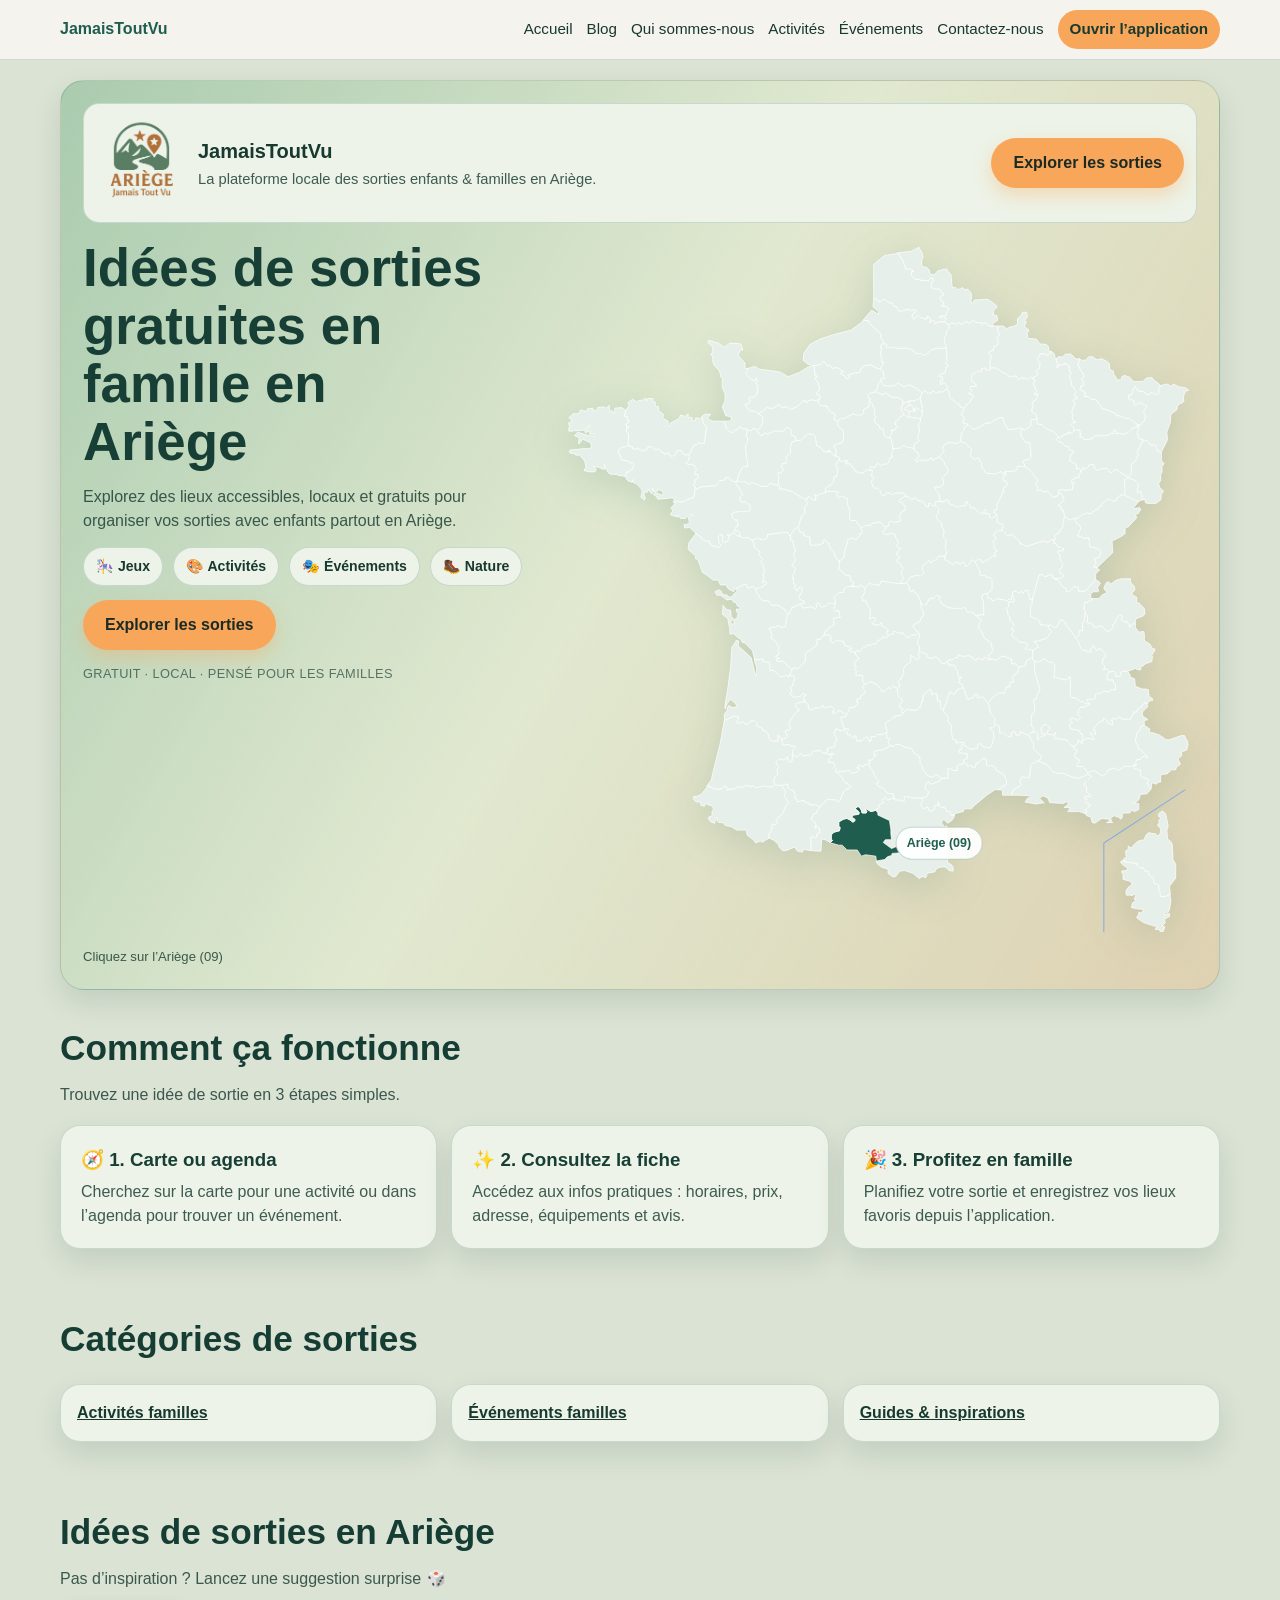
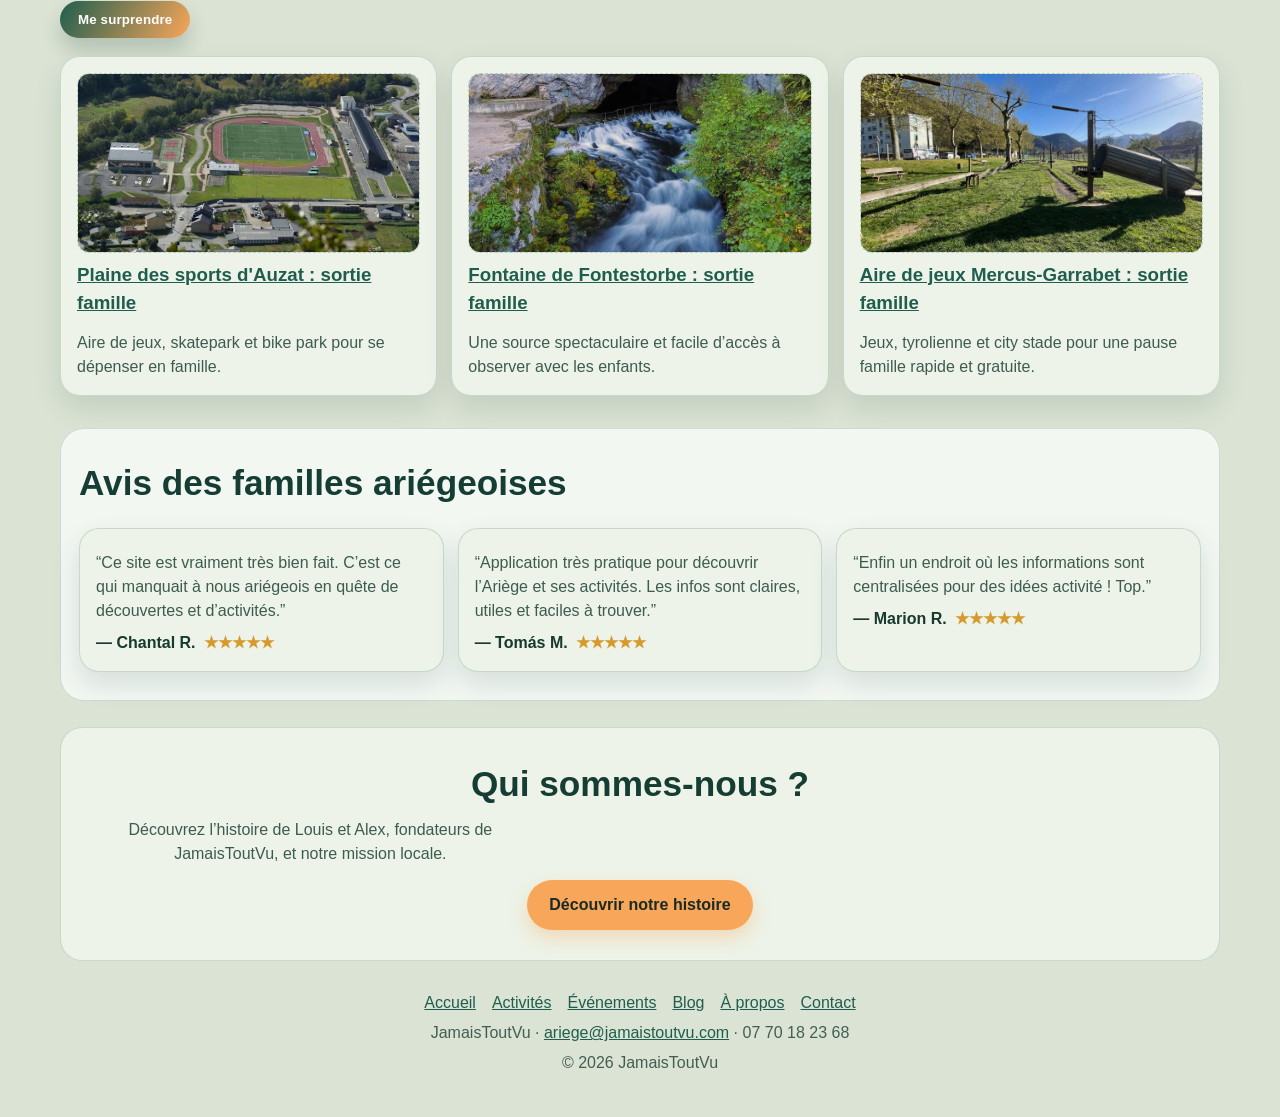
<file: index.html>
<!DOCTYPE html>
<html lang="fr">
  <head>
    <meta charset="UTF-8" />
    <meta name="viewport" content="width=device-width, initial-scale=1.0" />
    <title>JamaisToutVu — Idées de sorties gratuites en famille en Ariège</title>
    <meta
      name="description"
      content="Découvrez des idées de sortie gratuite Ariège pour les familles : balades, activités enfants, événements locaux et bons plans avec JamaisToutVu."
    />
    <meta property="og:title" content="JamaisToutVu — Idées de sorties gratuites en famille en Ariège" />
    <meta property="og:description" content="La plateforme locale pour trouver des sorties gratuites en famille en Ariège." />
    <meta property="og:image" content="https://jamaistoutvu.com/images/og-default.png" />
    <meta property="og:type" content="website" />
    <link rel="icon" type="image/x-icon" href="images/favicon.ico" />
    <link rel="canonical" href="https://jamaistoutvu.com/" />
    <!-- Slots images : remplacez les fichiers dans /images en gardant exactement les mêmes noms. -->
    <script defer src="https://umami.aldgram-solutions.fr/script.js" data-website-id="5cb6db6f-9bb1-4489-99be-181a1f7b0376"></script>
    <link rel="stylesheet" href="styles.v2.css" />
    <script type="application/ld+json">
      {
        "@context": "https://schema.org",
        "@type": "BreadcrumbList",
        "itemListElement": [
          {
            "@type": "ListItem",
            "position": 1,
            "name": "Accueil",
            "item": "https://jamaistoutvu.com/"
          }
        ]
      }
    </script>
  </head>
  <body>
    <header class="site-header">
      <div class="container site-header-inner">
        <a class="site-logo" href="/">JamaisToutVu</a>
        <nav class="site-nav" aria-label="Menu principal">
          <a href="/">Accueil</a>
          <a href="/blog/">Blog</a>
          <a href="/a-propos/">Qui sommes-nous</a>
          <a href="/activites-enfants-ariege/">Activités</a>
          <a href="/evenements-enfants-ariege/">Événements</a>
          <a href="/contactez-nous/">Contactez-nous</a>
          <a class="site-nav-cta" href="https://webapp.jamaistoutvu.com/" target="_blank" rel="noopener">Ouvrir l’application</a>
        </nav>
      </div>
    </header>
<main>
      <section id="carte" class="hero-map container reveal" aria-labelledby="hero-map-title">
        <div class="hero-brandbar">
          <div class="brand-mark">
            <img class="brand-logo" src="/images/logo-jamaistoutvu.png" alt="Logo Jamais Tout Vu Ariège" width="172" height="172" />
            <div>
              <p class="brand-title">JamaisToutVu</p>
              <p class="brand-tagline">La plateforme locale des sorties enfants &amp; familles en Ariège.</p>
            </div>
          </div>
          <a class="btn btn-primary" href="https://webapp.jamaistoutvu.com/" target="_blank" rel="noopener">Explorer les sorties</a>
        </div>

        <div class="hero-map-grid">
          <div class="hero-map-content">
            <h1 id="hero-map-title">Idées de sorties gratuites en famille en Ariège</h1>
            <p class="hero-map-subtitle">
              Explorez des lieux accessibles, locaux et gratuits pour organiser vos sorties avec enfants partout en Ariège.
            </p>

            <div class="map-chips map-chips-compact" aria-label="Types de sorties">
              <span class="chip" title="Aires de jeux">🎠 Jeux</span>
              <span class="chip" title="Activités enfants">🎨 Activités</span>
              <span class="chip" title="Événements familles">🎭 Événements</span>
              <span class="chip" title="Balades & nature">🥾 Nature</span>
            </div>

            <div class="map-actions">
              <a class="btn btn-primary" href="https://webapp.jamaistoutvu.com/" target="_blank" rel="noopener">Explorer les sorties</a>
            </div>

            <p class="trust-row">Gratuit · local · pensé pour les familles</p>
          </div>

          <div class="map-composition">
            <div class="map-stage map-visual">
              <div id="map-root" class="map-root" role="img" aria-label="Carte interactive de France avec départements" aria-live="polite">
                Chargement de la carte…
              </div>
              <p id="ariege-tag" class="ariege-tag" aria-hidden="true">Ariège (09)</p>
            </div>
          </div>
        </div>

        <p class="map-hint">Cliquez sur l’Ariège (09)</p>
      </section>

      <section class="container reveal" aria-labelledby="fonctionnement-title">
        <h2 id="fonctionnement-title" class="section-title">Comment ça fonctionne</h2>
        <p class="section-subtitle">Trouvez une idée de sortie en 3 étapes simples.</p>
        <div class="cards cards-steps">
          <article class="card card-gradient reveal reveal-card fun-step">
            <h3>🧭 1. Carte ou agenda</h3>
            <p>Cherchez sur la carte pour une activité ou dans l’agenda pour trouver un événement.</p>
          </article>
          <article class="card card-gradient reveal reveal-card fun-step">
            <h3>✨ 2. Consultez la fiche</h3>
            <p>Accédez aux infos pratiques : horaires, prix, adresse, équipements et avis.</p>
          </article>
          <article class="card card-gradient reveal reveal-card fun-step">
            <h3>🎉 3. Profitez en famille</h3>
            <p>Planifiez votre sortie et enregistrez vos lieux favoris depuis l’application.</p>
          </article>
        </div>
      </section>

      <section class="container reveal" aria-labelledby="categories-title">
        <h2 id="categories-title" class="section-title">Catégories de sorties</h2>
        <div class="grid-links grid-3cols">
          <a class="info-card" href="/activites-enfants-ariege/">Activités familles</a>
          <a class="info-card" href="/evenements-enfants-ariege/">Événements familles</a>
          <a class="info-card" href="/blog/">Guides &amp; inspirations</a>
        </div>
      </section>

      <section class="container reveal" aria-labelledby="top-sorties-title">
        <h2 id="top-sorties-title" class="section-title">Idées de sorties en Ariège</h2>
        <p class="section-subtitle">Pas d’inspiration ? Lancez une suggestion surprise 🎲</p>
        <div class="random-pick-wrap">
          <button class="random-pick-btn" id="random-pick-btn" type="button">Me surprendre</button>
        </div>
        <div id="outing-grid" class="grid-links grid-3cols" aria-live="polite"></div>
      </section>

      <section class="container reveal testimonials" aria-labelledby="testimonials-title">
        <h2 id="testimonials-title" class="section-title">Avis des familles ariégeoises</h2>
        <div class="grid-links grid-3cols">
          <article class="info-card info-card-detail">
            <p>“Ce site est vraiment très bien fait. C’est ce qui manquait à nous ariégeois en quête de découvertes et d’activités.”</p>
            <strong class="review-author">— Chantal R. <span class="review-stars" aria-label="5 étoiles sur 5">★★★★★</span></strong>
          </article>
          <article class="info-card info-card-detail">
            <p>“Application très pratique pour découvrir l’Ariège et ses activités. Les infos sont claires, utiles et faciles à trouver.”</p>
            <strong class="review-author">— Tomás M. <span class="review-stars" aria-label="5 étoiles sur 5">★★★★★</span></strong>
          </article>
          <article class="info-card info-card-detail">
            <p>“Enfin un endroit où les informations sont centralisées pour des idées activité ! Top.”</p>
            <strong class="review-author">— Marion R. <span class="review-stars" aria-label="5 étoiles sur 5">★★★★★</span></strong>
          </article>
        </div>
      </section>

      <section class="container reveal about-highlight" aria-labelledby="about-highlight-title">
        <h2 id="about-highlight-title" class="section-title">Qui sommes-nous ?</h2>
        <p class="section-subtitle">Découvrez l’histoire de Louis et Alex, fondateurs de JamaisToutVu, et notre mission locale.</p>
        <a class="btn btn-primary" href="/a-propos/">Découvrir notre histoire</a>
      </section>
    </main>

    <div id="modal-overlay" class="modal-overlay" aria-hidden="true">
      <div role="dialog" aria-modal="true" aria-labelledby="ariege-title" aria-describedby="ariege-desc" class="modal">
        <button id="modal-close" class="modal-close" type="button" aria-label="Fermer la popup">×</button>
        <h2 id="ariege-title">Ariège — sorties enfants &amp; familles</h2>
        <p id="ariege-desc">Découvrez les sorties dédiées aux familles en Ariège dans l’application JamaisToutVu.</p>
        <a class="btn btn-primary" href="https://webapp.jamaistoutvu.com/" target="_blank" rel="noopener">Accéder à l’application</a>
      </div>
    </div>

    <div id="toast" class="toast" role="status" aria-live="polite"></div>

    <div class="mobile-sheet-overlay" id="mobile-sheet-overlay" hidden></div>
    <div class="mobile-sheet" id="mobile-map-sheet" hidden role="dialog" aria-modal="true" aria-labelledby="mobile-sheet-title">
      <div class="mobile-sheet-handle" aria-hidden="true"></div>
      <div class="mobile-sheet-header">
        <h2 id="mobile-sheet-title">Carte</h2>
        <button id="mobile-sheet-close" class="mobile-sheet-close" type="button" aria-label="Fermer le panneau carte">×</button>
      </div>
      <div id="mobile-sheet-content" class="mobile-sheet-content"></div>
    </div>

    <div class="mobile-sticky-cta" aria-hidden="true">
      <a class="btn btn-primary" href="https://webapp.jamaistoutvu.com/" target="_blank" rel="noopener">Explorer</a>
    </div>

    <footer class="container footer">
      <nav class="footer-nav" aria-label="Navigation secondaire">
        <a href="/">Accueil</a>
        <a href="/activites-enfants-ariege/">Activités</a>
        <a href="/evenements-enfants-ariege/">Événements</a>
        <a href="/blog/">Blog</a>
        <a href="/a-propos/">À propos</a>
        <a href="/contactez-nous/">Contact</a>
      </nav>
      <p>JamaisToutVu · <a href="mailto:ariege@jamaistoutvu.com">ariege@jamaistoutvu.com</a> · 07 70 18 23 68</p>
      <p>© <span id="year"></span> JamaisToutVu</p>
    </footer>

    <script src="app.js" defer></script>
  
    <script src="mobile-experience.js" defer></script>
  </body>
</html>
</file>
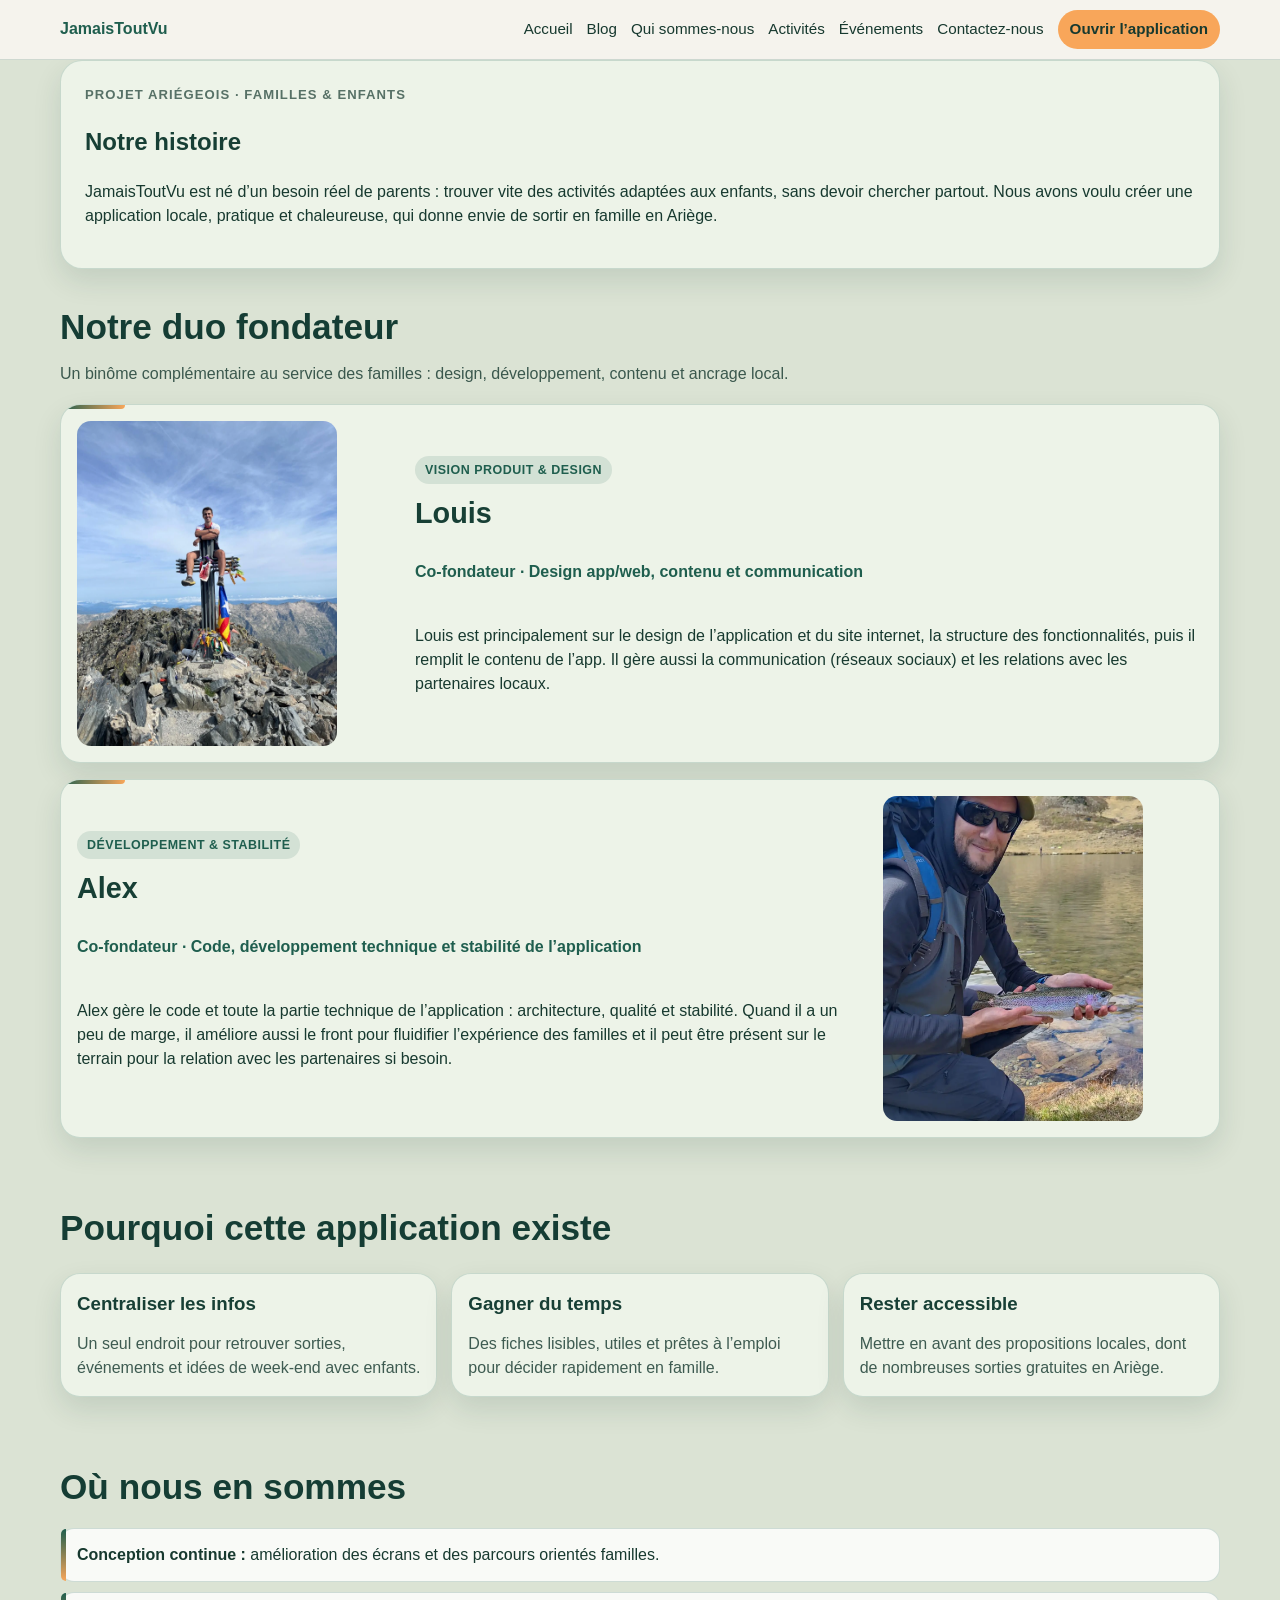
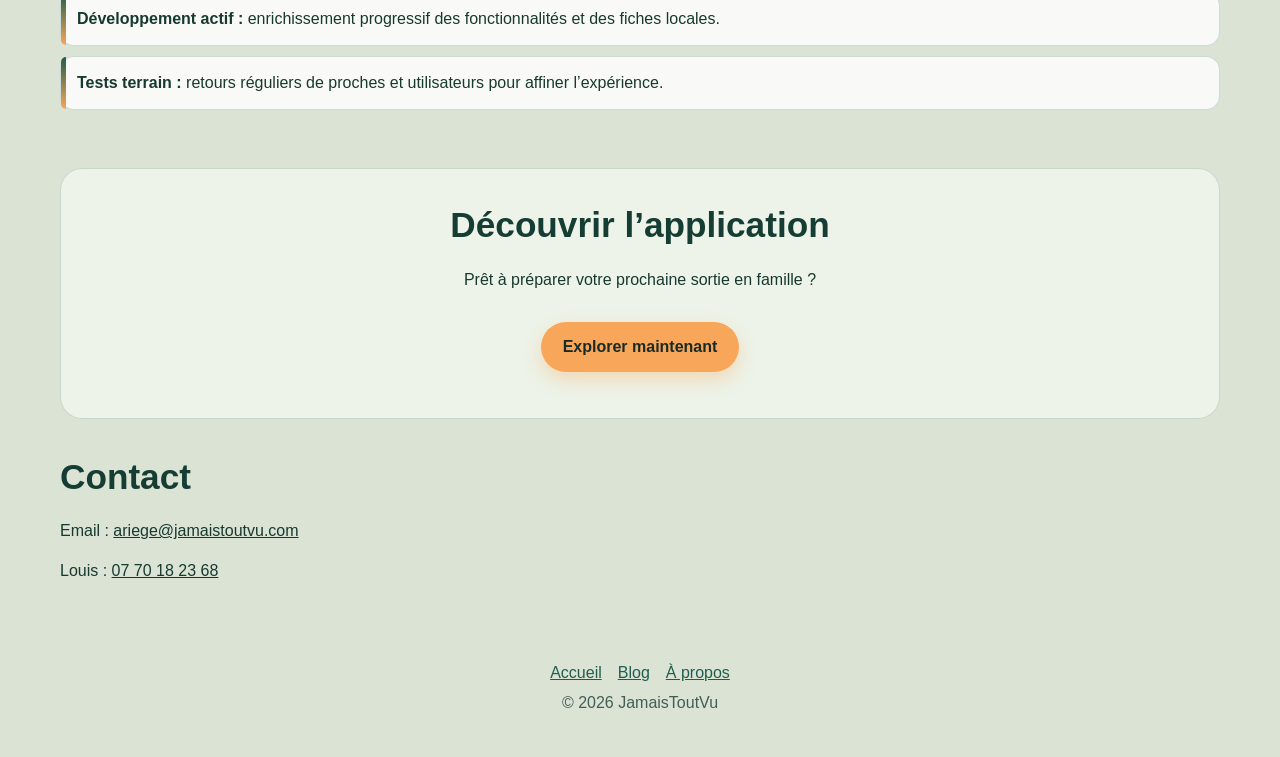
<file: a-propos/index.html>
<!DOCTYPE html>
<html lang="fr">
  <head>
    <meta charset="UTF-8" />
    <meta name="viewport" content="width=device-width, initial-scale=1.0" />
    <title>Qui sommes-nous | JamaisToutVu Ariège</title>
    <meta
      name="description"
      content="Découvrez l’histoire de Louis et Alex, cofondateurs de JamaisToutVu, l’application locale pensée pour les sorties enfants et familles en Ariège."
    />
    <meta property="og:title" content="Qui sommes-nous | JamaisToutVu" />
    <meta
      property="og:description"
      content="Notre histoire : une application locale, gratuite et pratique pour les familles avec enfants en Ariège."
    />
    <meta property="og:image" content="https://jamaistoutvu.com/images/og-default.png" />
    <link rel="canonical" href="https://jamaistoutvu.com/a-propos/" />
    <!-- Slots images : remplacez les fichiers dans /images en gardant exactement les mêmes noms. -->
    <link rel="icon" type="image/x-icon" href="../images/favicon.ico" />
    <link rel="stylesheet" href="../styles.v2.css" />
    <script defer src="https://umami.aldgram-solutions.fr/script.js" data-website-id="5cb6db6f-9bb1-4489-99be-181a1f7b0376"></script>
    <script type="application/ld+json">
      {
        "@context": "https://schema.org",
        "@type": "BreadcrumbList",
        "itemListElement": [
          { "@type": "ListItem", "position": 1, "name": "Accueil", "item": "https://jamaistoutvu.com/" },
          { "@type": "ListItem", "position": 2, "name": "Qui sommes-nous", "item": "https://jamaistoutvu.com/a-propos/" }
        ]
      }
    </script>
  </head>
  <body>
    <header class="site-header">
      <div class="container site-header-inner">
        <a class="site-logo" href="/">JamaisToutVu</a>
        <nav class="site-nav" aria-label="Menu principal">
          <a href="/">Accueil</a>
          <a href="/blog/">Blog</a>
          <a href="/a-propos/">Qui sommes-nous</a>
          <a href="/activites-enfants-ariege/">Activités</a>
          <a href="/evenements-enfants-ariege/">Événements</a>
          <a href="/contactez-nous/">Contactez-nous</a>
          <a class="site-nav-cta" href="https://webapp.jamaistoutvu.com/" target="_blank" rel="noopener">Ouvrir l’application</a>
        </nav>
      </div>
    </header>

    <main class="container about-page">
      <section class="about-hero about-animate" aria-labelledby="histoire-title">
        <p class="about-kicker">Projet ariégeois · familles &amp; enfants</p>
        <h1 id="histoire-title">Notre histoire</h1>
        <p>
          JamaisToutVu est né d’un besoin réel de parents : trouver vite des activités adaptées aux enfants, sans devoir chercher partout.
          Nous avons voulu créer une application locale, pratique et chaleureuse, qui donne envie de sortir en famille en Ariège.
        </p>
      </section>

      <section class="about-animate" aria-labelledby="fondateurs-title">
        <h2 id="fondateurs-title" class="section-title">Notre duo fondateur</h2>
        <p class="section-subtitle">Un binôme complémentaire au service des familles : design, développement, contenu et ancrage local.</p>

        <div class="duo-stack" aria-label="Présentation des co-fondateurs">
          <article class="duo-profile founder-card">
            <img class="duo-media founder-photo" src="/images/louis.webp" alt="Portrait de Louis" loading="lazy" decoding="async" />
            <div class="duo-content">
              <p class="duo-tag">Vision produit &amp; design</p>
              <h3>Louis</h3>
              <p class="founder-role"><strong>Co-fondateur · Design app/web, contenu et communication</strong></p>
              <p>
                Louis est principalement sur le design de l’application et du site internet, la structure des fonctionnalités, puis il remplit le contenu de l’app. Il gère aussi la communication (réseaux sociaux) et les relations avec les partenaires locaux.
              </p>
            </div>
          </article>

          <article class="duo-profile duo-profile-reverse founder-card">
            <img class="duo-media founder-photo" src="/images/alex.webp" alt="Portrait de Alex" loading="lazy" decoding="async" />
            <div class="duo-content">
              <p class="duo-tag">Développement &amp; stabilité</p>
              <h3>Alex</h3>
              <p class="founder-role"><strong>Co-fondateur · Code, développement technique et stabilité de l’application</strong></p>
              <p>
                Alex gère le code et toute la partie technique de l’application : architecture, qualité et stabilité. Quand il a un peu de marge, il améliore aussi le front pour fluidifier l’expérience des familles et il peut être présent sur le terrain pour la relation avec les partenaires si besoin.
              </p>
            </div>
          </article>
        </div>
      </section>

      <section class="about-animate" aria-labelledby="vision-title">
        <h2 id="vision-title" class="section-title">Pourquoi cette application existe</h2>
        <div class="grid-links grid-3cols about-pillars">
          <article class="info-card info-card-detail">
            <h3>Centraliser les infos</h3>
            <p>Un seul endroit pour retrouver sorties, événements et idées de week-end avec enfants.</p>
          </article>
          <article class="info-card info-card-detail">
            <h3>Gagner du temps</h3>
            <p>Des fiches lisibles, utiles et prêtes à l’emploi pour décider rapidement en famille.</p>
          </article>
          <article class="info-card info-card-detail">
            <h3>Rester accessible</h3>
            <p>Mettre en avant des propositions locales, dont de nombreuses sorties gratuites en Ariège.</p>
          </article>
        </div>
      </section>

      <section class="about-animate" aria-labelledby="roadmap-title">
        <h2 id="roadmap-title" class="section-title">Où nous en sommes</h2>
        <ol class="about-roadmap">
          <li><strong>Conception continue :</strong> amélioration des écrans et des parcours orientés familles.</li>
          <li><strong>Développement actif :</strong> enrichissement progressif des fonctionnalités et des fiches locales.</li>
          <li><strong>Tests terrain :</strong> retours réguliers de proches et utilisateurs pour affiner l’expérience.</li>
        </ol>
      </section>

      <section class="about-highlight about-animate" aria-labelledby="cta-title">
        <h2 id="cta-title" class="section-title">Découvrir l’application</h2>
        <p>Prêt à préparer votre prochaine sortie en famille ?</p>
        <p><a class="btn btn-primary" href="https://webapp.jamaistoutvu.com/" target="_blank" rel="noopener">Explorer maintenant</a></p>
        
      </section>

      <section id="contact-title" class="about-animate" aria-labelledby="contact-heading">
        <h2 id="contact-heading" class="section-title">Contact</h2>
        <p>Email : <a href="mailto:ariege@jamaistoutvu.com">ariege@jamaistoutvu.com</a></p>
        <p>Louis : <a href="tel:+33770182368">07 70 18 23 68</a></p>
      </section>
    </main>

    <footer class="container footer">
      <nav class="footer-nav"><a href="/">Accueil</a><a href="/blog/">Blog</a><a href="/a-propos/">À propos</a></nav>
      <p>© <span id="year"></span> JamaisToutVu</p>
    </footer>
    <script>document.getElementById('year').textContent=new Date().getFullYear();</script>
  
    <script src="../mobile-experience.js" defer></script>
  </body>
</html>
</file>
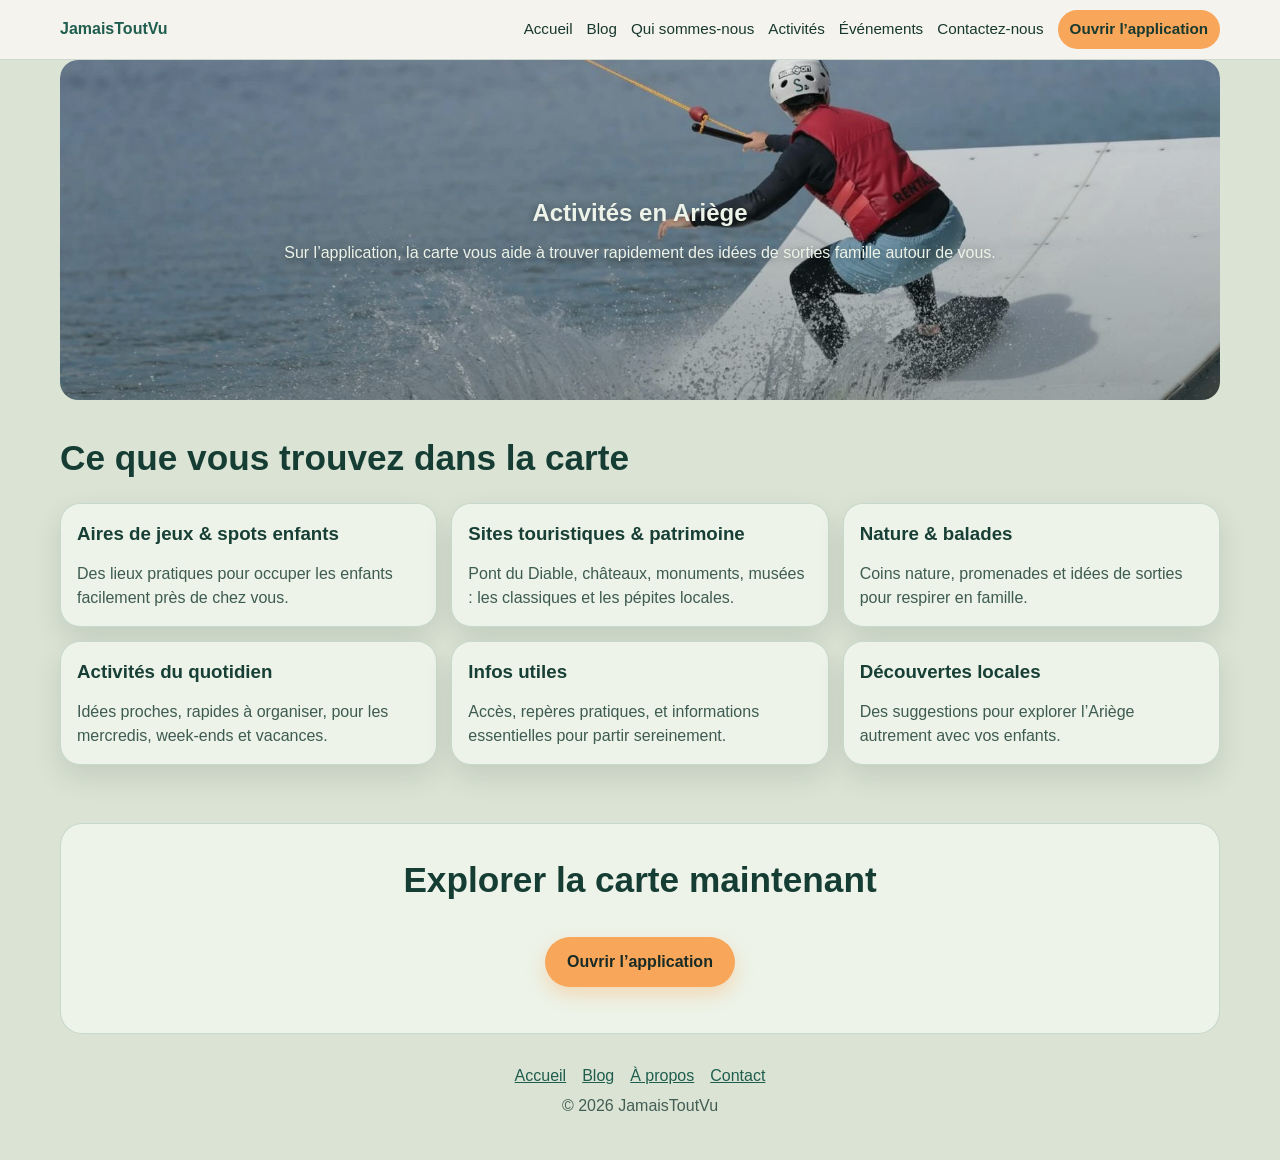
<file: activites-enfants-ariege/index.html>
<!DOCTYPE html>
<html lang="fr">
  <head>
    <meta charset="UTF-8" />
    <meta name="viewport" content="width=device-width, initial-scale=1.0" />
    <title>Activités en Ariège | JamaisToutVu</title>
    <meta name="description" content="Découvrez la page Activités de JamaisToutVu : carte interactive, aires de jeux, sites touristiques, monuments et sorties famille en Ariège." />
    <meta property="og:title" content="Activités en Ariège | JamaisToutVu" />
    <meta property="og:description" content="Tout ce que vous pouvez retrouver dans la carte JamaisToutVu pour préparer vos sorties en famille." />
    <meta property="og:image" content="https://jamaistoutvu.com/images/og-default.png" />
    <link rel="canonical" href="https://jamaistoutvu.com/activites-enfants-ariege/" />
    <link rel="icon" type="image/x-icon" href="../images/favicon.ico" />
    <link rel="stylesheet" href="../styles.v2.css" />
    <script defer src="https://umami.aldgram-solutions.fr/script.js" data-website-id="5cb6db6f-9bb1-4489-99be-181a1f7b0376"></script>
    <script type="application/ld+json">{"@context":"https://schema.org","@type":"BreadcrumbList","itemListElement":[{"@type":"ListItem","position":1,"name":"Accueil","item":"https://jamaistoutvu.com/"},{"@type":"ListItem","position":2,"name":"Activités","item":"https://jamaistoutvu.com/activites-enfants-ariege/"}]}</script>
  </head>
  <body>
    <header class="site-header">
      <div class="container site-header-inner">
        <a class="site-logo" href="/">JamaisToutVu</a>
        <nav class="site-nav" aria-label="Menu principal">
          <a href="/">Accueil</a>
          <a href="/blog/">Blog</a>
          <a href="/a-propos/">Qui sommes-nous</a>
          <a href="/activites-enfants-ariege/">Activités</a>
          <a href="/evenements-enfants-ariege/">Événements</a>
          <a href="/contactez-nous/">Contactez-nous</a>
          <a class="site-nav-cta" href="https://webapp.jamaistoutvu.com/" target="_blank" rel="noopener">Ouvrir l’application</a>
        </nav>
      </div>
    </header>

    <main class="container">
      <section class="page-banner-with-content" aria-labelledby="activites-title">
        <img class="page-banner article-image-slot" src="/images/banner-activites.webp" alt="Bannière activités en Ariège" loading="lazy" decoding="async" />
        <div class="page-banner-content">
          <h1 id="activites-title">Activités en Ariège</h1>
          <p>Sur l’application, la carte vous aide à trouver rapidement des idées de sorties famille autour de vous.</p>
        </div>
      </section>

      <section aria-labelledby="carte-title">
        <h2 id="carte-title" class="section-title">Ce que vous trouvez dans la carte</h2>
        <div class="grid-links grid-3cols">
          <article class="info-card info-card-detail"><h3>Aires de jeux &amp; spots enfants</h3><p>Des lieux pratiques pour occuper les enfants facilement près de chez vous.</p></article>
          <article class="info-card info-card-detail"><h3>Sites touristiques &amp; patrimoine</h3><p>Pont du Diable, châteaux, monuments, musées : les classiques et les pépites locales.</p></article>
          <article class="info-card info-card-detail"><h3>Nature &amp; balades</h3><p>Coins nature, promenades et idées de sorties pour respirer en famille.</p></article>
          <article class="info-card info-card-detail"><h3>Activités du quotidien</h3><p>Idées proches, rapides à organiser, pour les mercredis, week-ends et vacances.</p></article>
          <article class="info-card info-card-detail"><h3>Infos utiles</h3><p>Accès, repères pratiques, et informations essentielles pour partir sereinement.</p></article>
          <article class="info-card info-card-detail"><h3>Découvertes locales</h3><p>Des suggestions pour explorer l’Ariège autrement avec vos enfants.</p></article>
        </div>
      </section>

      <section class="about-highlight">
        <h2 class="section-title">Explorer la carte maintenant</h2>
        <p><a class="btn btn-primary" href="https://webapp.jamaistoutvu.com/" target="_blank" rel="noopener">Ouvrir l’application</a></p>
      </section>
    </main>

    <footer class="container footer">
      <nav class="footer-nav"><a href="/">Accueil</a><a href="/blog/">Blog</a><a href="/a-propos/">À propos</a><a href="/contactez-nous/">Contact</a></nav>
      <p>© <span id="year"></span> JamaisToutVu</p>
    </footer>
    <script>document.getElementById('year').textContent=new Date().getFullYear();</script>
  
    <script src="../mobile-experience.js" defer></script>
  </body>
</html>
</file>
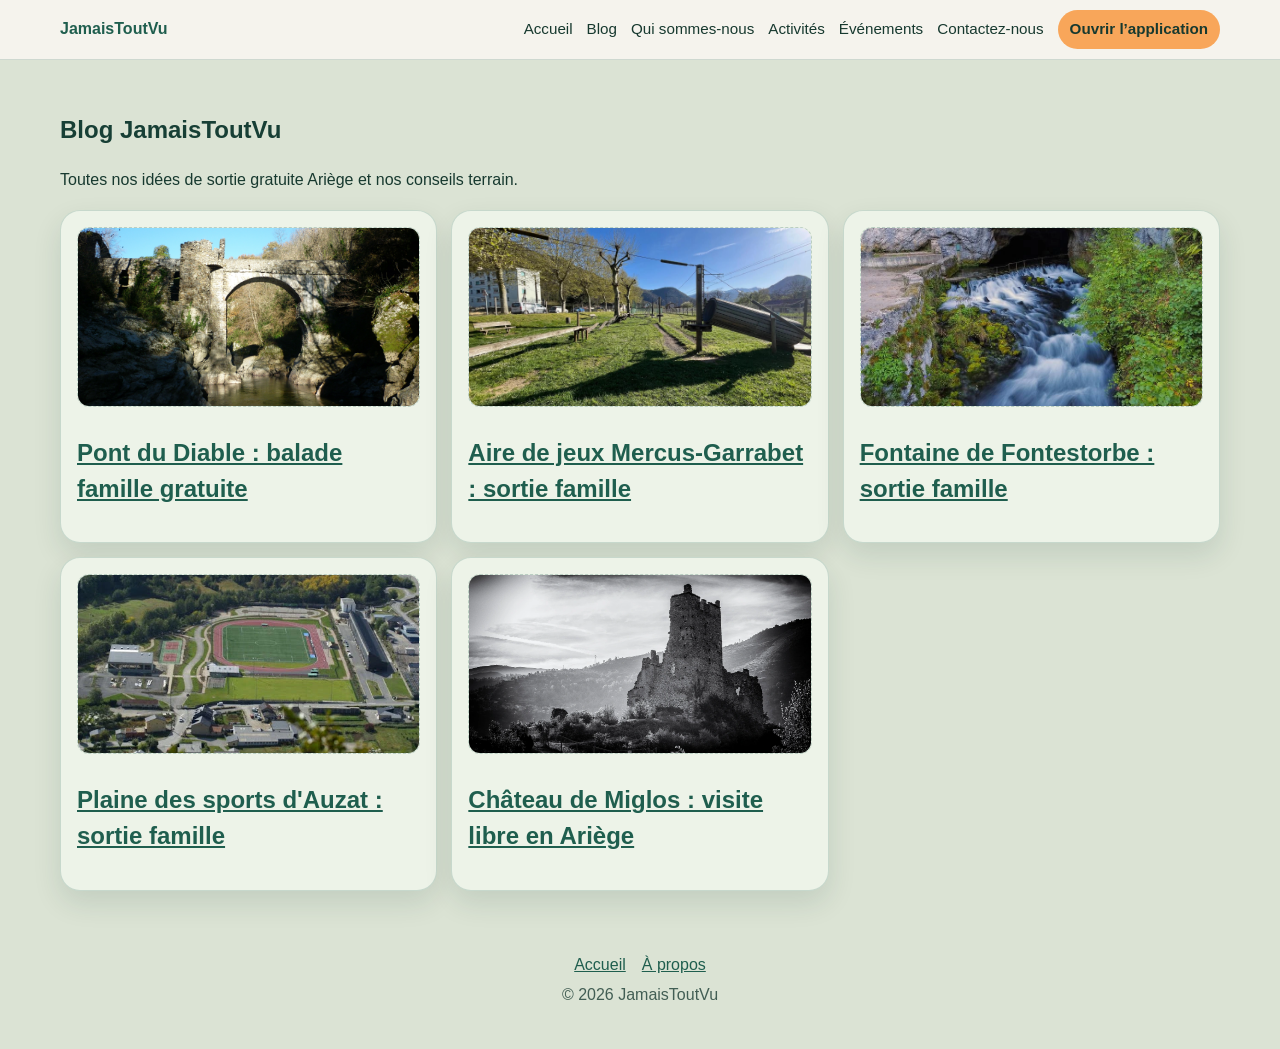
<file: blog/index.html>
<!DOCTYPE html>
<html lang="fr">
  <head>
    <meta charset="UTF-8" />
    <meta name="viewport" content="width=device-width, initial-scale=1.0" />
    <title>Blog JamaisToutVu | Sortie gratuite Ariège</title>
    <meta name="description" content="Articles JamaisToutVu pour organiser une sortie gratuite Ariège en famille : balades, patrimoine, nature et bons plans locaux." />
    <meta property="og:title" content="Blog JamaisToutVu" />
    <meta property="og:description" content="Nos guides locaux pour des sorties gratuites en Ariège." />
    <meta property="og:image" content="https://jamaistoutvu.com/images/og-default.png" />
    <link rel="canonical" href="https://jamaistoutvu.com/blog/" />
    <link rel="icon" type="image/x-icon" href="../images/favicon.ico" />
    <link rel="stylesheet" href="../styles.v2.css" />
    <script defer src="https://umami.aldgram-solutions.fr/script.js" data-website-id="5cb6db6f-9bb1-4489-99be-181a1f7b0376"></script>
    <script type="application/ld+json">{"@context":"https://schema.org","@type":"BreadcrumbList","itemListElement":[{"@type":"ListItem","position":1,"name":"Accueil","item":"https://jamaistoutvu.com/"},{"@type":"ListItem","position":2,"name":"Blog","item":"https://jamaistoutvu.com/blog/"}]}</script>
  </head>
  <body>
    <header class="site-header">
      <div class="container site-header-inner">
        <a class="site-logo" href="/">JamaisToutVu</a>
        <nav class="site-nav" aria-label="Menu principal">
          <a href="/">Accueil</a>
          <a href="/blog/">Blog</a>
          <a href="/a-propos/">Qui sommes-nous</a>
          <a href="/activites-enfants-ariege/">Activités</a>
          <a href="/evenements-enfants-ariege/">Événements</a>
          <a href="/contactez-nous/">Contactez-nous</a>
          <a class="site-nav-cta" href="https://webapp.jamaistoutvu.com/" target="_blank" rel="noopener">Ouvrir l’application</a>
        </nav>
      </div>
    </header>

    <main class="container">
      <section>
        <h1>Blog JamaisToutVu</h1>
        <p>Toutes nos idées de sortie gratuite Ariège et nos conseils terrain.</p>
        <div class="grid-links grid-3cols blog-preview-grid">
          <article class="info-card info-card-detail blog-card"><img class="article-image-slot" src="/images/pont-diable.webp" alt="Pont du Diable" loading="lazy" decoding="async" /><h2><a href="/blog/pont-du-diable-montoulieu-balade-famille.html">Pont du Diable : balade famille gratuite</a></h2></article>
          <article class="info-card info-card-detail blog-card"><img class="article-image-slot" src="/images/aire-jeux-mercus.webp" alt="Aire de jeux Mercus-Garrabet" loading="lazy" decoding="async" /><h2><a href="/blog/aire-de-jeux-mercus-garrabet-famille.html">Aire de jeux Mercus-Garrabet : sortie famille</a></h2></article>
          <article class="info-card info-card-detail blog-card"><img class="article-image-slot" src="/images/fontestorbe.webp" alt="Fontaine de Fontestorbe" loading="lazy" decoding="async" /><h2><a href="/blog/fontaine-de-fontestorbe-sortie-famille.html">Fontaine de Fontestorbe : sortie famille</a></h2></article>
          <article class="info-card info-card-detail blog-card"><img class="article-image-slot" src="/images/plaine-sports-auzat.webp" alt="Plaine des sports d'Auzat" loading="lazy" decoding="async" /><h2><a href="/blog/plaine-des-sports-auzat-sortie-famille.html">Plaine des sports d'Auzat : sortie famille</a></h2></article>
          <article class="info-card info-card-detail blog-card"><img class="article-image-slot" src="/images/chateau-miglos.webp" alt="Château de Miglos" loading="lazy" decoding="async" /><h2><a href="/blog/chateau-de-miglos-visite-libre-famille.html">Château de Miglos : visite libre en Ariège</a></h2></article>
        </div>
      </section>
      
    </main>
    <footer class="container footer"><nav class="footer-nav"><a href="/">Accueil</a><a href="/a-propos/">À propos</a></nav><p>© <span id="year"></span> JamaisToutVu</p></footer>
    <script>document.getElementById('year').textContent=new Date().getFullYear();</script>
  
    <script src="../mobile-experience.js" defer></script>
  </body>
</html>
</file>
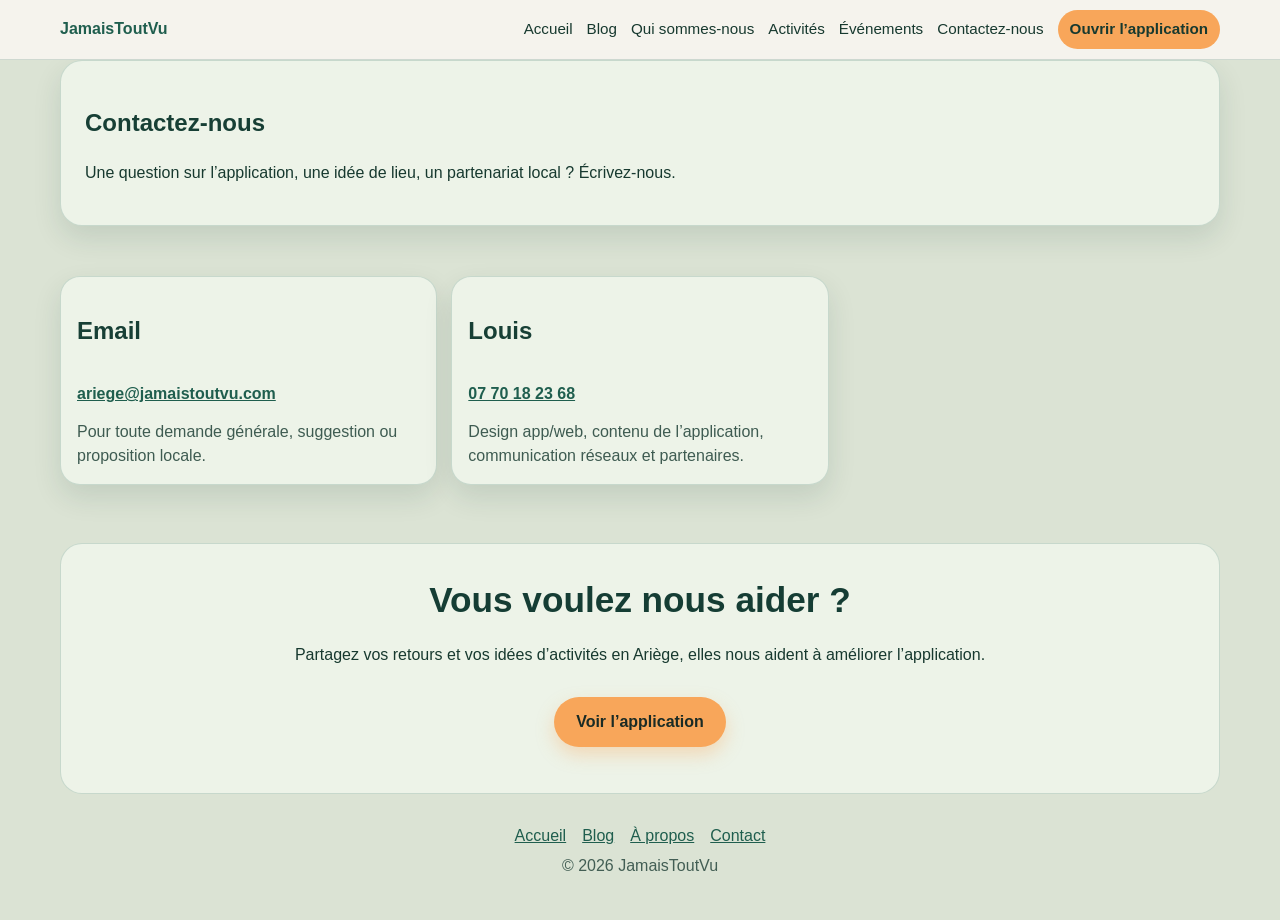
<file: contactez-nous/index.html>
<!DOCTYPE html>
<html lang="fr">
  <head>
    <meta charset="UTF-8" />
    <meta name="viewport" content="width=device-width, initial-scale=1.0" />
    <title>Contactez-nous | JamaisToutVu Ariège</title>
    <meta name="description" content="Contactez l’équipe JamaisToutVu : Louis et Alex. Questions, partenariats locaux et retours sur l’application famille en Ariège." />
    <meta property="og:title" content="Contactez-nous | JamaisToutVu" />
    <meta property="og:description" content="Une question, un partenariat ou une suggestion ? Contactez-nous." />
    <meta property="og:image" content="https://jamaistoutvu.com/images/og-default.png" />
    <link rel="canonical" href="https://jamaistoutvu.com/contactez-nous/" />
    <link rel="icon" type="image/x-icon" href="../images/favicon.ico" />
    <link rel="stylesheet" href="../styles.v2.css" />
    <script defer src="https://umami.aldgram-solutions.fr/script.js" data-website-id="5cb6db6f-9bb1-4489-99be-181a1f7b0376"></script>
    <script type="application/ld+json">{"@context":"https://schema.org","@type":"BreadcrumbList","itemListElement":[{"@type":"ListItem","position":1,"name":"Accueil","item":"https://jamaistoutvu.com/"},{"@type":"ListItem","position":2,"name":"Contactez-nous","item":"https://jamaistoutvu.com/contactez-nous/"}]}</script>
  </head>
  <body>
    <header class="site-header">
      <div class="container site-header-inner">
        <a class="site-logo" href="/">JamaisToutVu</a>
        <nav class="site-nav" aria-label="Menu principal">
          <a href="/">Accueil</a>
          <a href="/blog/">Blog</a>
          <a href="/a-propos/">Qui sommes-nous</a>
          <a href="/activites-enfants-ariege/">Activités</a>
          <a href="/evenements-enfants-ariege/">Événements</a>
          <a href="/contactez-nous/">Contactez-nous</a>
          <a class="site-nav-cta" href="https://webapp.jamaistoutvu.com/" target="_blank" rel="noopener">Ouvrir l’application</a>
        </nav>
      </div>
    </header>

    <main class="container">
      <section class="about-hero">
        <h1>Contactez-nous</h1>
        <p>Une question sur l’application, une idée de lieu, un partenariat local ? Écrivez-nous.</p>
      </section>

      <section class="grid-links grid-3cols" aria-label="Moyens de contact">
        <article class="info-card info-card-detail">
          <h2>Email</h2>
          <p><a href="mailto:ariege@jamaistoutvu.com">ariege@jamaistoutvu.com</a></p>
          <p>Pour toute demande générale, suggestion ou proposition locale.</p>
        </article>
        <article class="info-card info-card-detail">
          <h2>Louis</h2>
          <p><a href="tel:+33770182368">07 70 18 23 68</a></p>
          <p>Design app/web, contenu de l’application, communication réseaux et partenaires.</p>
        </article>
      </section>

      <section class="about-highlight">
        <h2 class="section-title">Vous voulez nous aider ?</h2>
        <p>Partagez vos retours et vos idées d’activités en Ariège, elles nous aident à améliorer l’application.</p>
        <p><a class="btn btn-primary" href="https://webapp.jamaistoutvu.com/" target="_blank" rel="noopener">Voir l’application</a></p>
      </section>
    </main>

    <footer class="container footer">
      <nav class="footer-nav"><a href="/">Accueil</a><a href="/blog/">Blog</a><a href="/a-propos/">À propos</a><a href="/contactez-nous/">Contact</a></nav>
      <p>© <span id="year"></span> JamaisToutVu</p>
    </footer>
    <script>document.getElementById('year').textContent=new Date().getFullYear();</script>
  
    <script src="../mobile-experience.js" defer></script>
  </body>
</html>
</file>
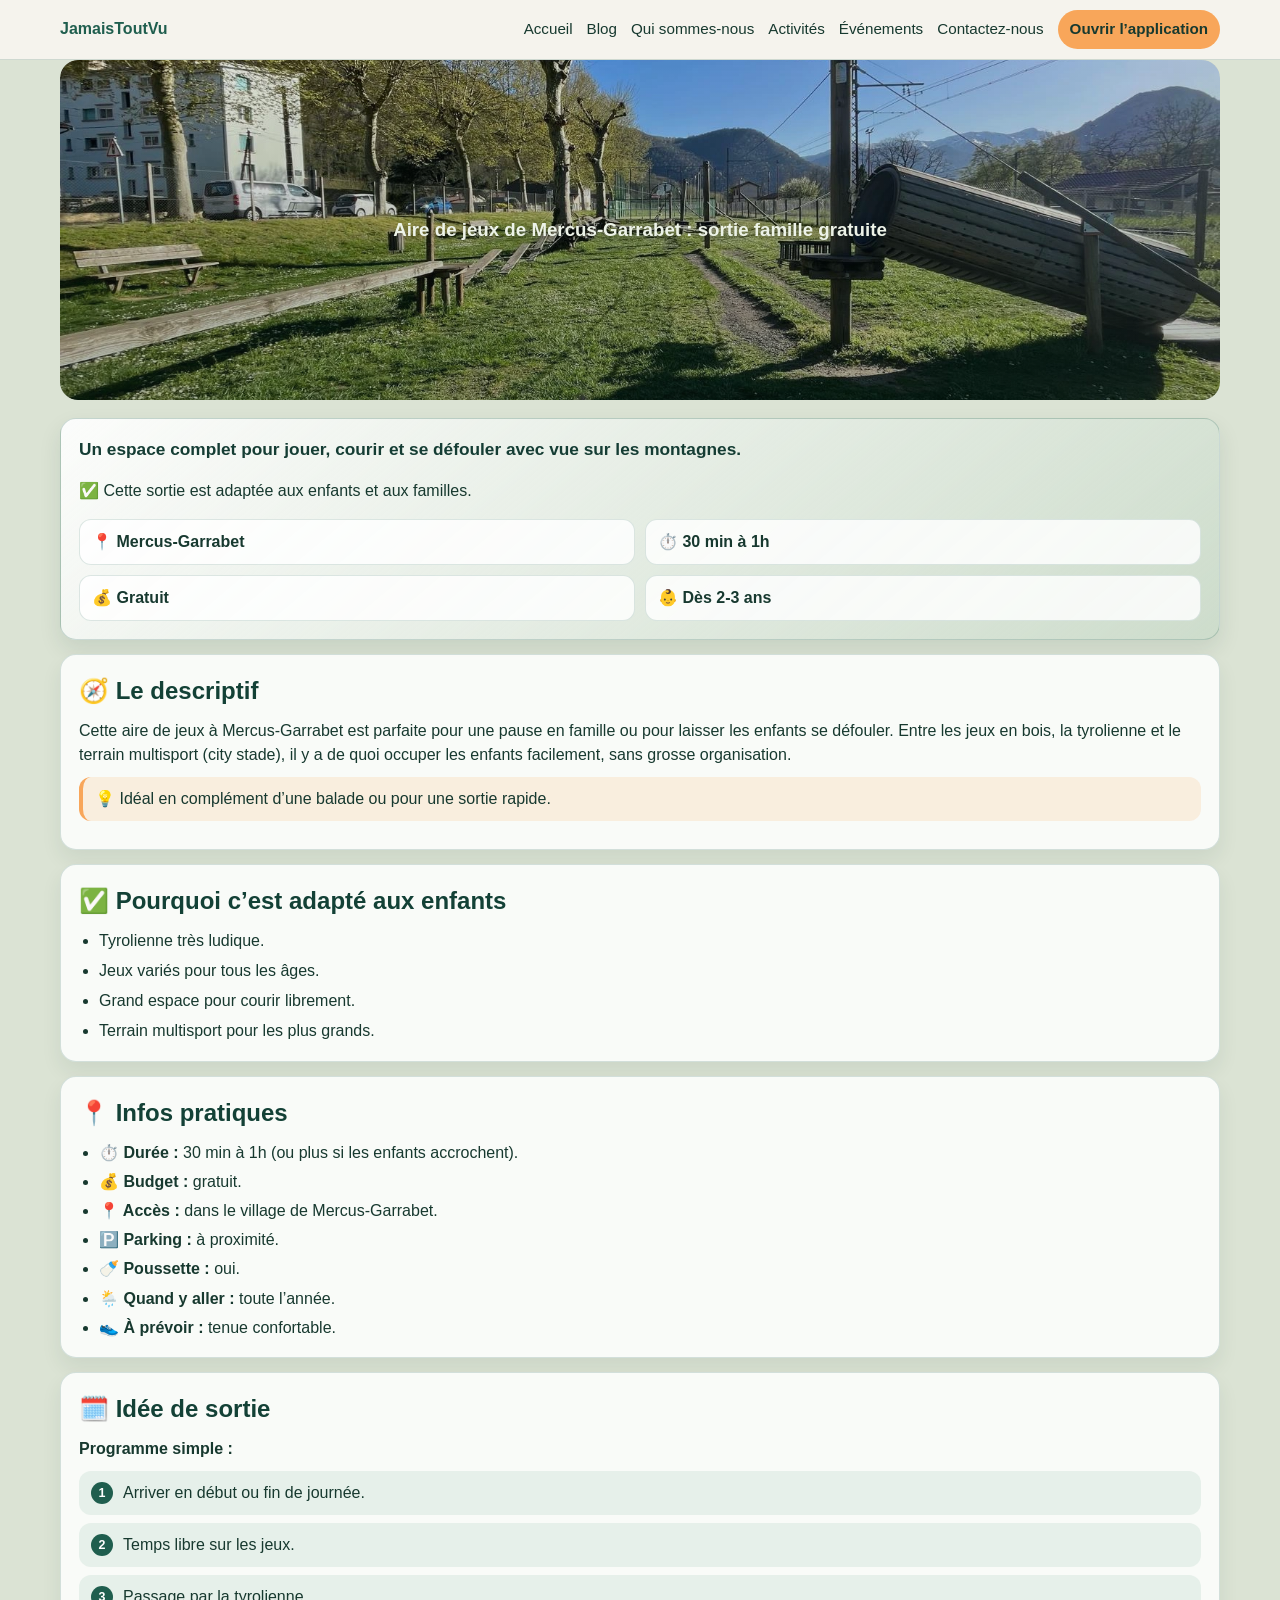
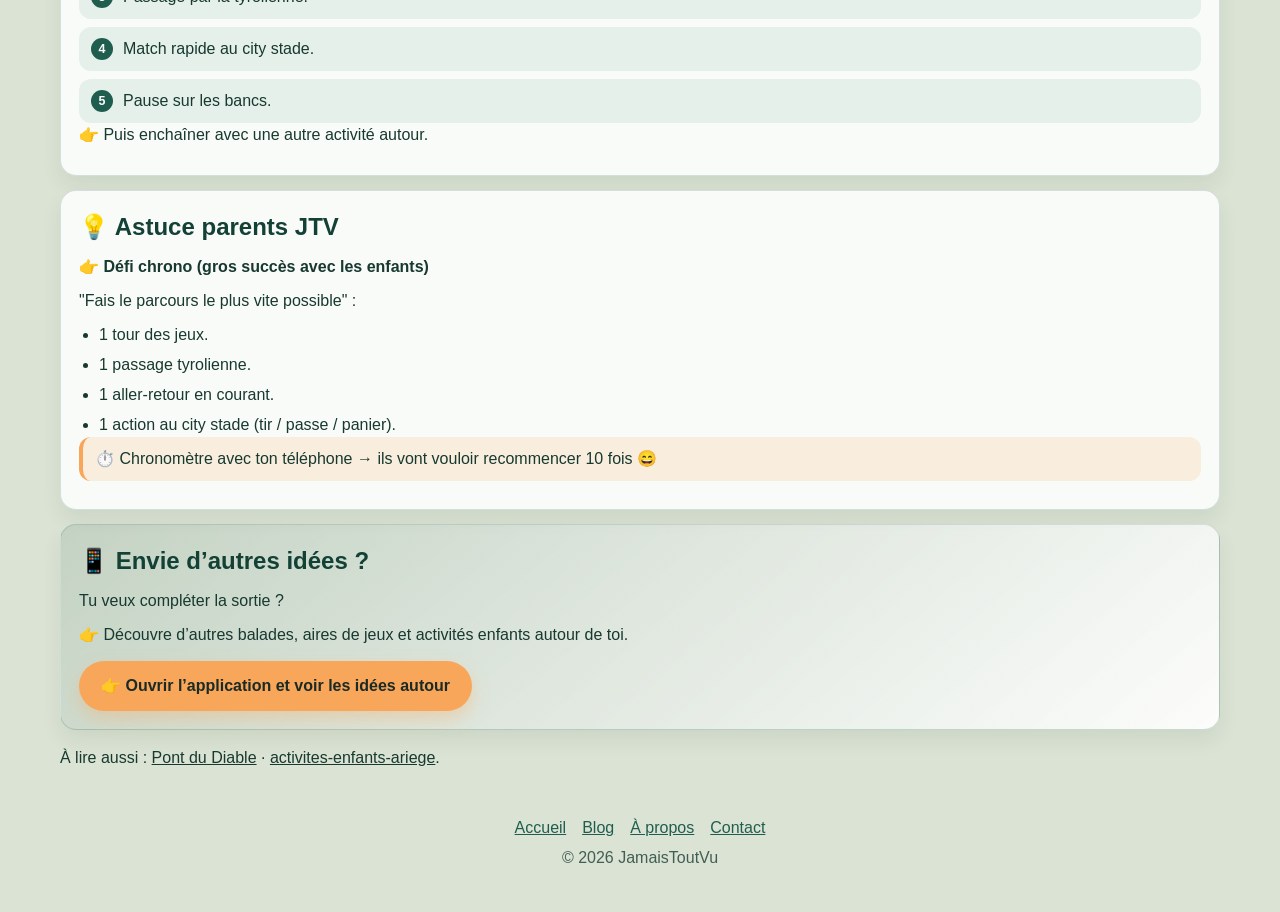
<file: blog/aire-de-jeux-mercus-garrabet-famille.html>
<!DOCTYPE html>
<html lang="fr">
  <head>
    <meta charset="UTF-8" />
    <meta name="viewport" content="width=device-width, initial-scale=1.0" />
    <title>Aire de jeux Mercus-Garrabet | sortie famille gratuite Ariège</title>
    <meta name="description" content="Guide local de l'aire de jeux de Mercus-Garrabet : tyrolienne, city stade et sortie gratuite en famille." />
    <meta property="og:title" content="Aire de jeux Mercus-Garrabet : sortie famille" />
    <meta property="og:description" content="Un espace complet pour jouer, courir et se défouler avec les enfants." />
    <meta property="og:image" content="https://jamaistoutvu.com/images/aire-jeux-mercus.webp" />
    <link rel="canonical" href="https://jamaistoutvu.com/blog/aire-de-jeux-mercus-garrabet-famille.html" />
    <link rel="icon" type="image/x-icon" href="../images/favicon.ico" />
    <link rel="stylesheet" href="../styles.v2.css" />
    <!-- Slots images : remplacez les fichiers dans /images en gardant exactement les mêmes noms. -->
    <script defer src="https://umami.aldgram-solutions.fr/script.js" data-website-id="5cb6db6f-9bb1-4489-99be-181a1f7b0376"></script>
    <script type="application/ld+json">{"@context":"https://schema.org","@type":"Article","headline":"Aire de jeux Mercus-Garrabet : sortie famille","image":["https://jamaistoutvu.com/images/aire-jeux-mercus.webp"],"author":{"@type":"Organization","name":"JamaisToutVu"},"datePublished":"2026-04-13","keywords":["aire de jeux Mercus-Garrabet","sortie famille Ariège","activité enfant gratuite"]}</script>
    <script type="application/ld+json">{"@context":"https://schema.org","@type":"BreadcrumbList","itemListElement":[{"@type":"ListItem","position":1,"name":"Accueil","item":"https://jamaistoutvu.com/"},{"@type":"ListItem","position":2,"name":"Blog","item":"https://jamaistoutvu.com/blog/"},{"@type":"ListItem","position":3,"name":"Aire de jeux Mercus-Garrabet","item":"https://jamaistoutvu.com/blog/aire-de-jeux-mercus-garrabet-famille.html"}]}</script>
  </head>
  <body>
    <header class="site-header">
      <div class="container site-header-inner">
        <a class="site-logo" href="/">JamaisToutVu</a>
        <nav class="site-nav" aria-label="Menu principal">
          <a href="/">Accueil</a><a href="/blog/">Blog</a><a href="/a-propos/">Qui sommes-nous</a><a href="/activites-enfants-ariege/">Activités</a><a href="/evenements-enfants-ariege/">Événements</a><a href="/contactez-nous/">Contactez-nous</a><a class="site-nav-cta" href="https://webapp.jamaistoutvu.com/" target="_blank" rel="noopener">Ouvrir l’application</a>
        </nav>
      </div>
    </header>

    <main class="container">
      <article>
        <!-- Image principale (slot) : remplacez le fichier dans /images en conservant le même nom. -->
        <section class="page-banner-with-content" aria-labelledby="mercus-title">
          <img class="page-banner article-image-slot" src="/images/aire-jeux-mercus.webp" alt="Aire de jeux de Mercus-Garrabet" loading="lazy" decoding="async" />
          <div class="page-banner-content">
            <h1 id="mercus-title">Aire de jeux de Mercus-Garrabet : sortie famille gratuite</h1>
          </div>
        </section>

        <section class="family-guide-intro" aria-label="Résumé sortie">
          <p class="family-guide-tagline">Un espace complet pour jouer, courir et se défouler avec vue sur les montagnes.</p>
          <p>✅ Cette sortie est adaptée aux enfants et aux familles.</p>
          <ul class="family-guide-quickfacts" aria-label="Infos clés">
            <li>📍 <strong>Mercus-Garrabet</strong></li>
            <li>⏱️ <strong>30 min à 1h</strong></li>
            <li>💰 <strong>Gratuit</strong></li>
            <li>👶 <strong>Dès 2-3 ans</strong></li>
          </ul>
        </section>

        <section class="family-guide-card" aria-labelledby="desc-title">
          <h2 id="desc-title">🧭 Le descriptif</h2>
          <p>Cette aire de jeux à Mercus-Garrabet est parfaite pour une pause en famille ou pour laisser les enfants se défouler. Entre les jeux en bois, la tyrolienne et le terrain multisport (city stade), il y a de quoi occuper les enfants facilement, sans grosse organisation.</p>
          <p class="family-guide-tip">💡 Idéal en complément d’une balade ou pour une sortie rapide.</p>
        </section>

        <section class="family-guide-card" aria-labelledby="kids-title">
          <h2 id="kids-title">✅ Pourquoi c’est adapté aux enfants</h2>
          <ul class="family-guide-list">
            <li>Tyrolienne très ludique.</li>
            <li>Jeux variés pour tous les âges.</li>
            <li>Grand espace pour courir librement.</li>
            <li>Terrain multisport pour les plus grands.</li>
          </ul>
        </section>

        <section class="family-guide-card" aria-labelledby="infos-title">
          <h2 id="infos-title">📍 Infos pratiques</h2>
          <ul class="family-guide-list family-guide-list-tight">
            <li><strong>⏱️ Durée :</strong> 30 min à 1h (ou plus si les enfants accrochent).</li>
            <li><strong>💰 Budget :</strong> gratuit.</li>
            <li><strong>📍 Accès :</strong> dans le village de Mercus-Garrabet.</li>
            <li><strong>🅿️ Parking :</strong> à proximité.</li>
            <li><strong>🍼 Poussette :</strong> oui.</li>
            <li><strong>🌦️ Quand y aller :</strong> toute l’année.</li>
            <li><strong>👟 À prévoir :</strong> tenue confortable.</li>
          </ul>
        </section>

        <section class="family-guide-card family-guide-card-program" aria-labelledby="program-title">
          <h2 id="program-title">🗓️ Idée de sortie</h2>
          <p><strong>Programme simple :</strong></p>
          <ol class="family-guide-program">
            <li>Arriver en début ou fin de journée.</li>
            <li>Temps libre sur les jeux.</li>
            <li>Passage par la tyrolienne.</li>
            <li>Match rapide au city stade.</li>
            <li>Pause sur les bancs.</li>
          </ol>
          <p>👉 Puis enchaîner avec une autre activité autour.</p>
        </section>

        <section class="family-guide-card" aria-labelledby="astuce-title">
          <h2 id="astuce-title">💡 Astuce parents JTV</h2>
          <p><strong>👉 Défi chrono (gros succès avec les enfants)</strong></p>
          <p>"Fais le parcours le plus vite possible" :</p>
          <ul class="family-guide-list">
            <li>1 tour des jeux.</li>
            <li>1 passage tyrolienne.</li>
            <li>1 aller-retour en courant.</li>
            <li>1 action au city stade (tir / passe / panier).</li>
          </ul>
          <p class="family-guide-tip">⏱️ Chronomètre avec ton téléphone → ils vont vouloir recommencer 10 fois 😄</p>
        </section>

        <section class="family-guide-cta" aria-label="Appel à l'action">
          <h2>📱 Envie d’autres idées ?</h2>
          <p>Tu veux compléter la sortie ?</p>
          <p>👉 Découvre d’autres balades, aires de jeux et activités enfants autour de toi.</p>
          <a class="btn btn-primary" href="https://webapp.jamaistoutvu.com/" target="_blank" rel="noopener">👉 Ouvrir l’application et voir les idées autour</a>
        </section>

        <p>À lire aussi : <a href="/blog/pont-du-diable-montoulieu-balade-famille.html">Pont du Diable</a> · <a href="/activites-enfants-ariege/">activites-enfants-ariege</a>.</p>
      </article>
    </main>

    <footer class="container footer"><nav class="footer-nav"><a href="/">Accueil</a><a href="/blog/">Blog</a><a href="/a-propos/">À propos</a><a href="/contactez-nous/">Contact</a></nav><p>© <span id="year"></span> JamaisToutVu</p></footer>
    <script>document.getElementById('year').textContent=new Date().getFullYear();</script>
    <script src="../mobile-experience.js" defer></script>
  </body>
</html>
</file>
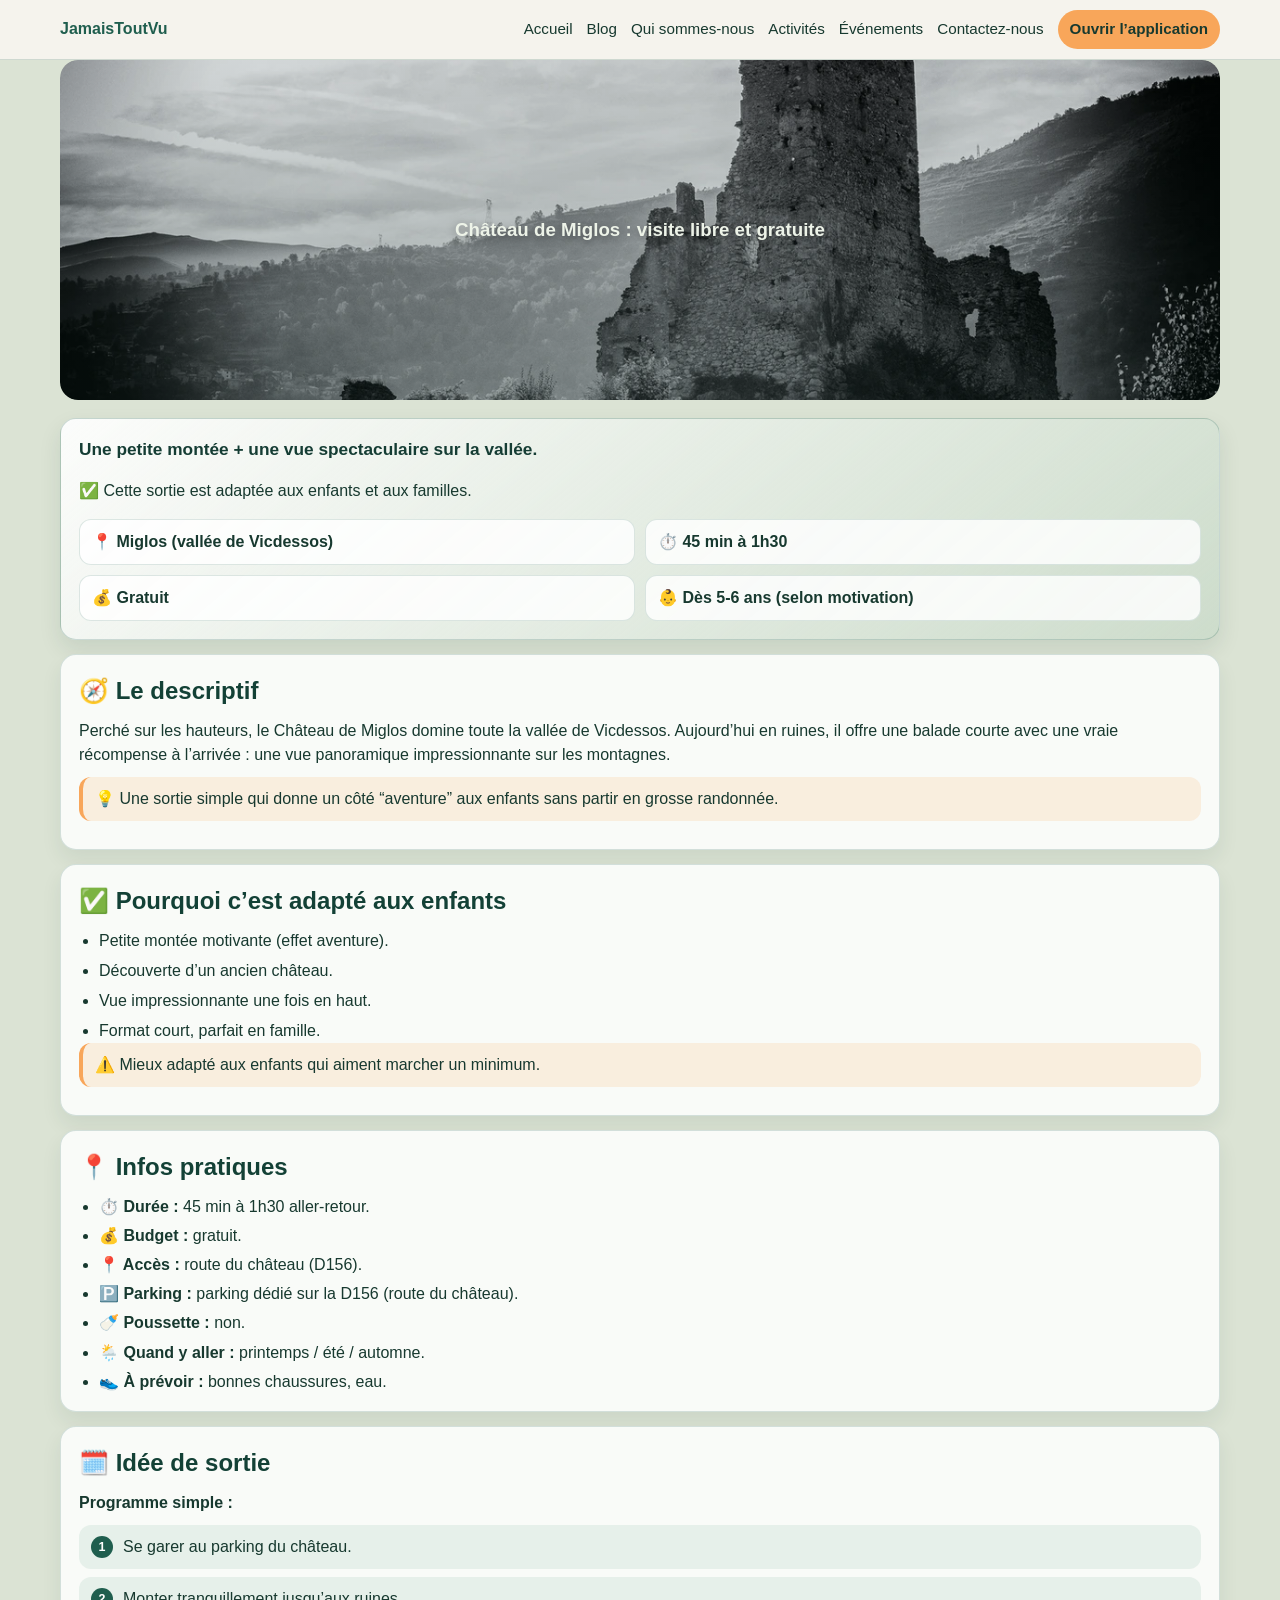
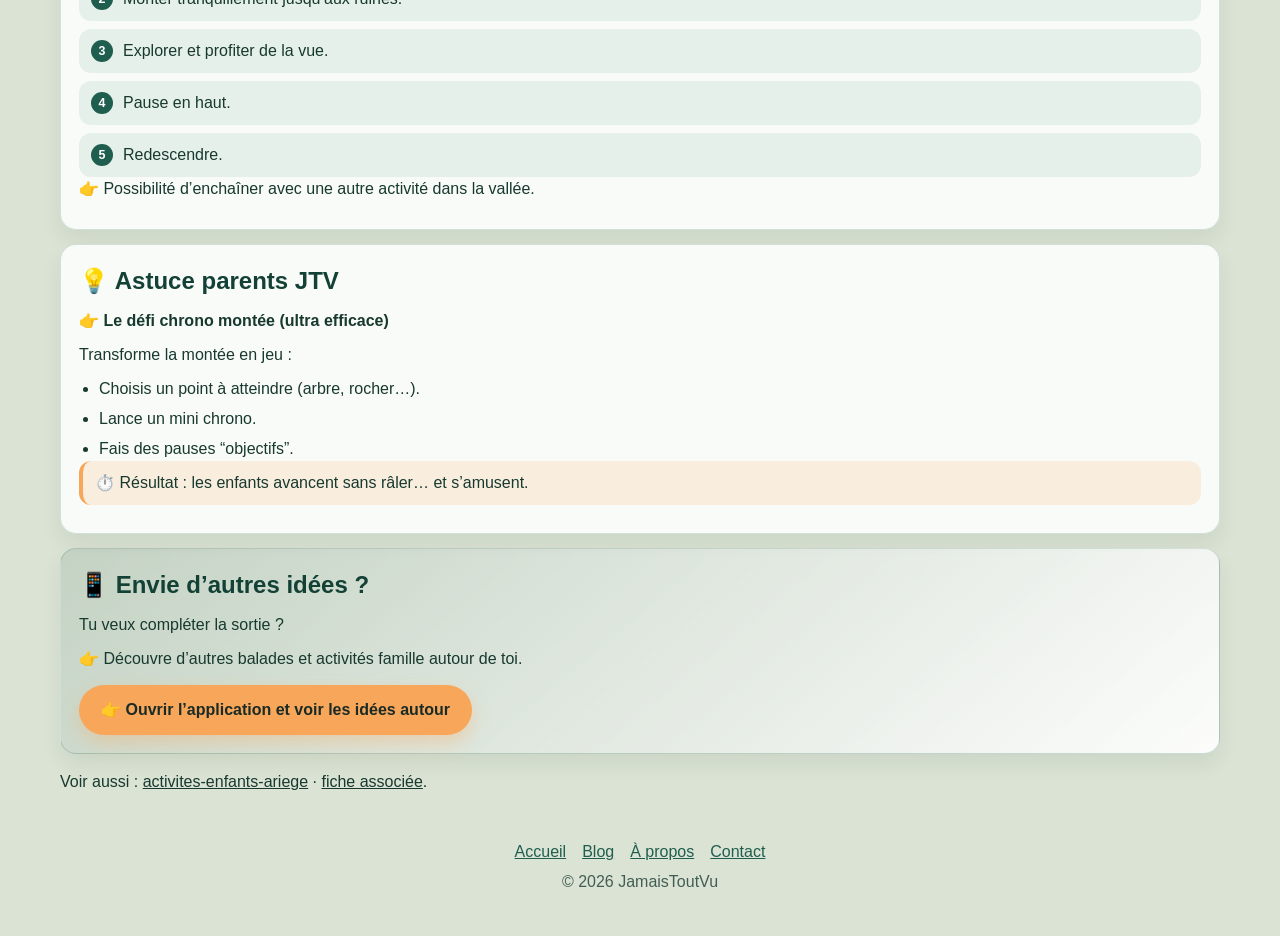
<file: blog/chateau-de-miglos-visite-libre-famille.html>
<!DOCTYPE html>
<html lang="fr">
  <head>
    <meta charset="UTF-8" /><meta name="viewport" content="width=device-width, initial-scale=1.0" />
    <title>Château de Miglos | sortie gratuite Ariège patrimoine famille</title>
    <meta name="description" content="Visiter le Château de Miglos en sortie gratuite Ariège : visite libre, points de vue et conseils famille." />
    <meta property="og:title" content="Château de Miglos : visite libre en famille" />
    <meta property="og:description" content="Une forteresse à découvrir en accès libre en Ariège." />
    <meta property="og:image" content="https://jamaistoutvu.com/images/og-default.png" />
    <link rel="canonical" href="https://jamaistoutvu.com/blog/chateau-de-miglos-visite-libre-famille.html" />
    <link rel="icon" type="image/x-icon" href="../images/favicon.ico" />
    <link rel="stylesheet" href="../styles.v2.css" />
    <!-- Slots images : remplacez les fichiers dans /images en gardant exactement les mêmes noms. -->
    <script defer src="https://umami.aldgram-solutions.fr/script.js" data-website-id="5cb6db6f-9bb1-4489-99be-181a1f7b0376"></script>
    <script type="application/ld+json">{"@context":"https://schema.org","@type":"Article","headline":"Château de Miglos : visite libre en famille","image":["https://jamaistoutvu.com/images/chateau-miglos.webp"],"author":{"@type":"Organization","name":"JamaisToutVu"},"datePublished":"2026-04-12","keywords":["sortie gratuite Ariège","Château de Miglos","visite libre"]}</script>
    <script type="application/ld+json">{"@context":"https://schema.org","@type":"BreadcrumbList","itemListElement":[{"@type":"ListItem","position":1,"name":"Accueil","item":"https://jamaistoutvu.com/"},{"@type":"ListItem","position":2,"name":"Blog","item":"https://jamaistoutvu.com/blog/"},{"@type":"ListItem","position":3,"name":"Château de Miglos","item":"https://jamaistoutvu.com/blog/chateau-de-miglos-visite-libre-famille.html"}]}</script>
  </head>
  <body>
    <header class="site-header"><div class="container site-header-inner"><a class="site-logo" href="/">JamaisToutVu</a><nav class="site-nav" aria-label="Menu principal"><a href="/">Accueil</a><a href="/blog/">Blog</a><a href="/a-propos/">Qui sommes-nous</a><a href="/activites-enfants-ariege/">Activités</a><a href="/evenements-enfants-ariege/">Événements</a><a href="/contactez-nous/">Contactez-nous</a><a class="site-nav-cta" href="https://webapp.jamaistoutvu.com/" target="_blank" rel="noopener">Ouvrir l’application</a></nav></div></header>

    <main class="container">
      <article>
        <!-- Image principale (slot) : remplacez le fichier dans /images en conservant le même nom. -->
        <section class="page-banner-with-content" aria-labelledby="miglos-title">
          <img class="page-banner article-image-slot" src="/images/chateau-miglos.webp" alt="Photo du château de Miglos" loading="lazy" decoding="async" />
          <div class="page-banner-content">
            <h1 id="miglos-title">Château de Miglos : visite libre et gratuite</h1>
          </div>
        </section>
        <section class="family-guide-intro" aria-label="Résumé sortie">
          <p class="family-guide-tagline">Une petite montée + une vue spectaculaire sur la vallée.</p>
          <p>✅ Cette sortie est adaptée aux enfants et aux familles.</p>
          <ul class="family-guide-quickfacts" aria-label="Infos clés">
            <li>📍 <strong>Miglos (vallée de Vicdessos)</strong></li>
            <li>⏱️ <strong>45 min à 1h30</strong></li>
            <li>💰 <strong>Gratuit</strong></li>
            <li>👶 <strong>Dès 5-6 ans (selon motivation)</strong></li>
          </ul>
        </section>

        <section class="family-guide-card" aria-labelledby="miglos-desc">
          <h2 id="miglos-desc">🧭 Le descriptif</h2>
          <p>Perché sur les hauteurs, le Château de Miglos domine toute la vallée de Vicdessos. Aujourd’hui en ruines, il offre une balade courte avec une vraie récompense à l’arrivée : une vue panoramique impressionnante sur les montagnes.</p>
          <p class="family-guide-tip">💡 Une sortie simple qui donne un côté “aventure” aux enfants sans partir en grosse randonnée.</p>
        </section>

        <section class="family-guide-card" aria-labelledby="miglos-kids">
          <h2 id="miglos-kids">✅ Pourquoi c’est adapté aux enfants</h2>
          <ul class="family-guide-list">
            <li>Petite montée motivante (effet aventure).</li>
            <li>Découverte d’un ancien château.</li>
            <li>Vue impressionnante une fois en haut.</li>
            <li>Format court, parfait en famille.</li>
          </ul>
          <p class="family-guide-tip">⚠️ Mieux adapté aux enfants qui aiment marcher un minimum.</p>
        </section>

        <section class="family-guide-card" aria-labelledby="miglos-infos">
          <h2 id="miglos-infos">📍 Infos pratiques</h2>
          <ul class="family-guide-list family-guide-list-tight">
            <li><strong>⏱️ Durée :</strong> 45 min à 1h30 aller-retour.</li>
            <li><strong>💰 Budget :</strong> gratuit.</li>
            <li><strong>📍 Accès :</strong> route du château (D156).</li>
            <li><strong>🅿️ Parking :</strong> parking dédié sur la D156 (route du château).</li>
            <li><strong>🍼 Poussette :</strong> non.</li>
            <li><strong>🌦️ Quand y aller :</strong> printemps / été / automne.</li>
            <li><strong>👟 À prévoir :</strong> bonnes chaussures, eau.</li>
          </ul>
        </section>

        <section class="family-guide-card" aria-labelledby="miglos-program">
          <h2 id="miglos-program">🗓️ Idée de sortie</h2>
          <p><strong>Programme simple :</strong></p>
          <ol class="family-guide-program">
            <li>Se garer au parking du château.</li>
            <li>Monter tranquillement jusqu’aux ruines.</li>
            <li>Explorer et profiter de la vue.</li>
            <li>Pause en haut.</li>
            <li>Redescendre.</li>
          </ol>
          <p>👉 Possibilité d’enchaîner avec une autre activité dans la vallée.</p>
        </section>

        <section class="family-guide-card" aria-labelledby="miglos-astuce">
          <h2 id="miglos-astuce">💡 Astuce parents JTV</h2>
          <p><strong>👉 Le défi chrono montée (ultra efficace)</strong></p>
          <p>Transforme la montée en jeu :</p>
          <ul class="family-guide-list">
            <li>Choisis un point à atteindre (arbre, rocher…).</li>
            <li>Lance un mini chrono.</li>
            <li>Fais des pauses “objectifs”.</li>
          </ul>
          <p class="family-guide-tip">⏱️ Résultat : les enfants avancent sans râler… et s’amusent.</p>
        </section>

        <section class="family-guide-cta" aria-label="Appel à l'action">
          <h2>📱 Envie d’autres idées ?</h2>
          <p>Tu veux compléter la sortie ?</p>
          <p>👉 Découvre d’autres balades et activités famille autour de toi.</p>
          <a class="btn btn-primary" href="https://webapp.jamaistoutvu.com/" target="_blank" rel="noopener">👉 Ouvrir l’application et voir les idées autour</a>
        </section>

        <p>Voir aussi : <a href="/activites-enfants-ariege/">activites-enfants-ariege</a> · <a href="https://webapp.jamaistoutvu.com/" target="_blank" rel="noopener">fiche associée</a>.</p>
      </article>
    </main>

    <footer class="container footer"><nav class="footer-nav"><a href="/">Accueil</a><a href="/blog/">Blog</a><a href="/a-propos/">À propos</a><a href="/contactez-nous/">Contact</a></nav><p>© <span id="year"></span> JamaisToutVu</p></footer>
    <script>document.getElementById('year').textContent=new Date().getFullYear();</script>
  
    <script src="../mobile-experience.js" defer></script>
  </body>
</html>
</file>
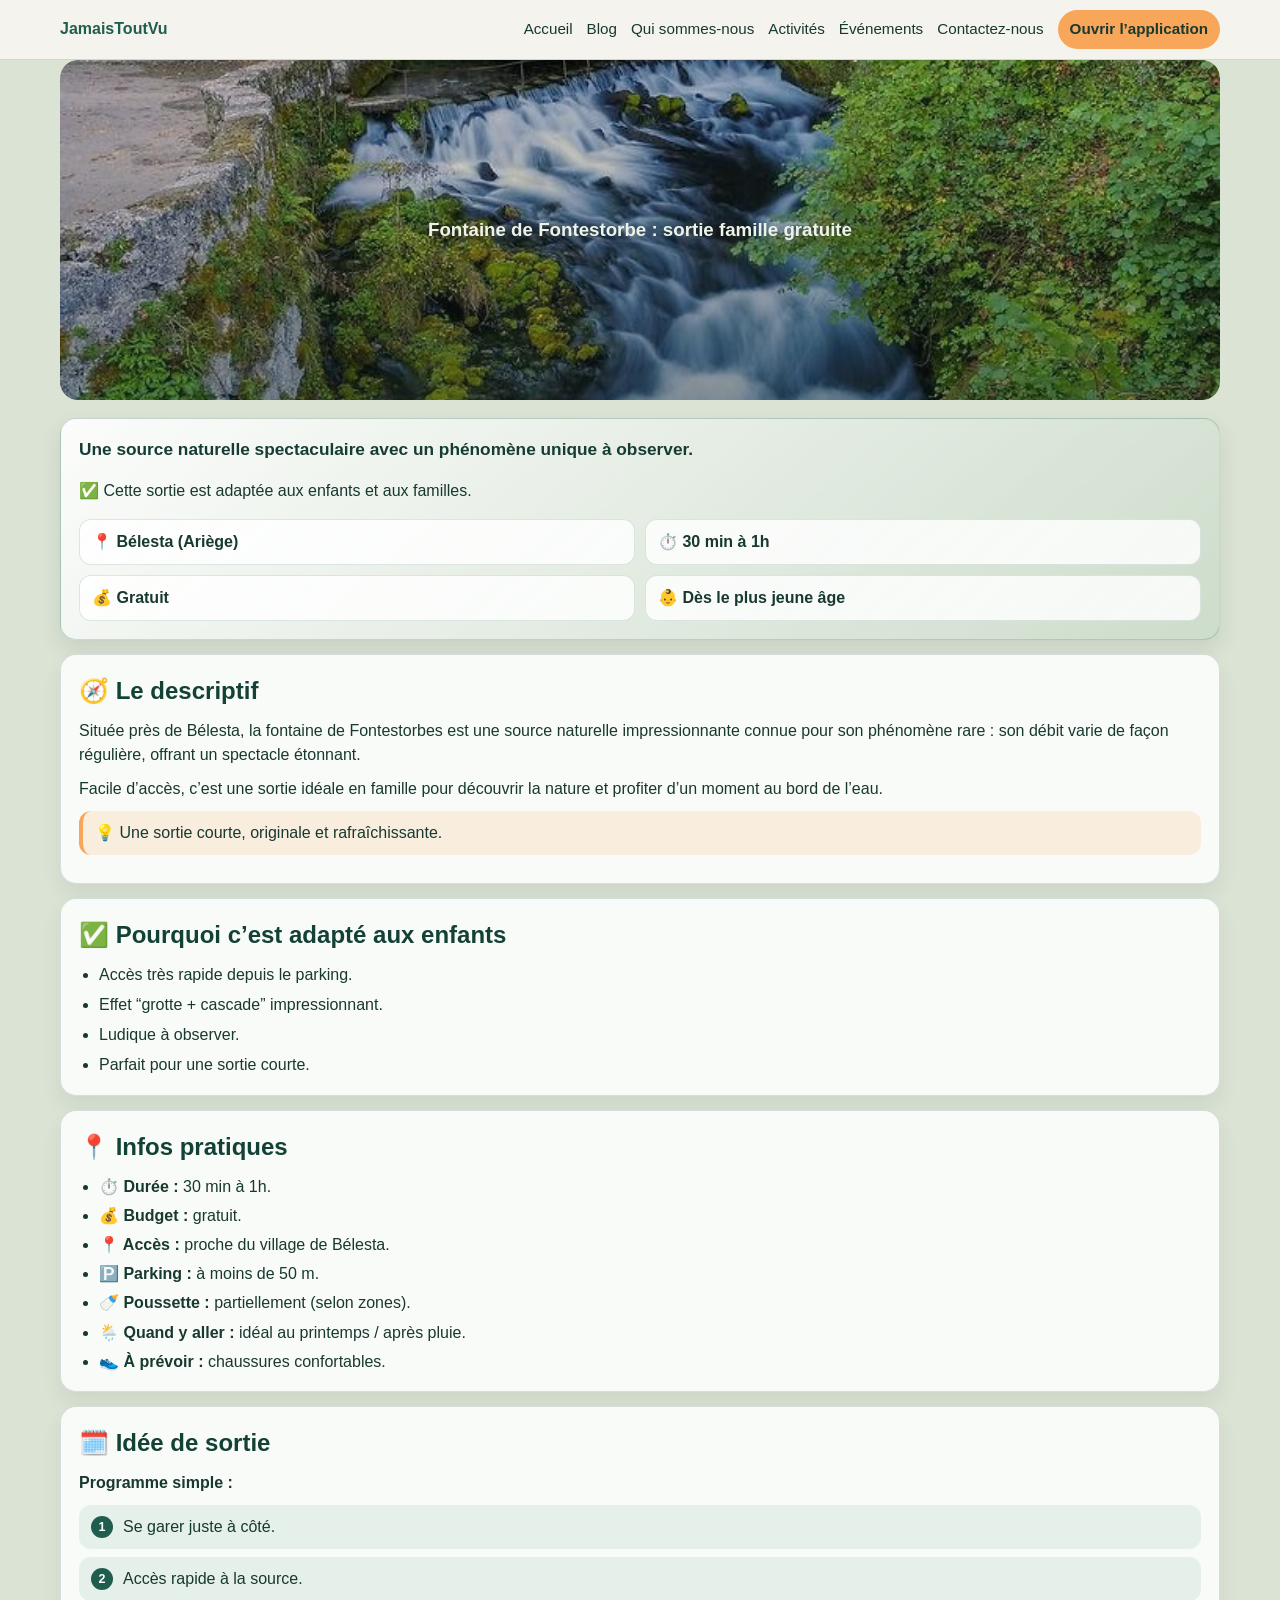
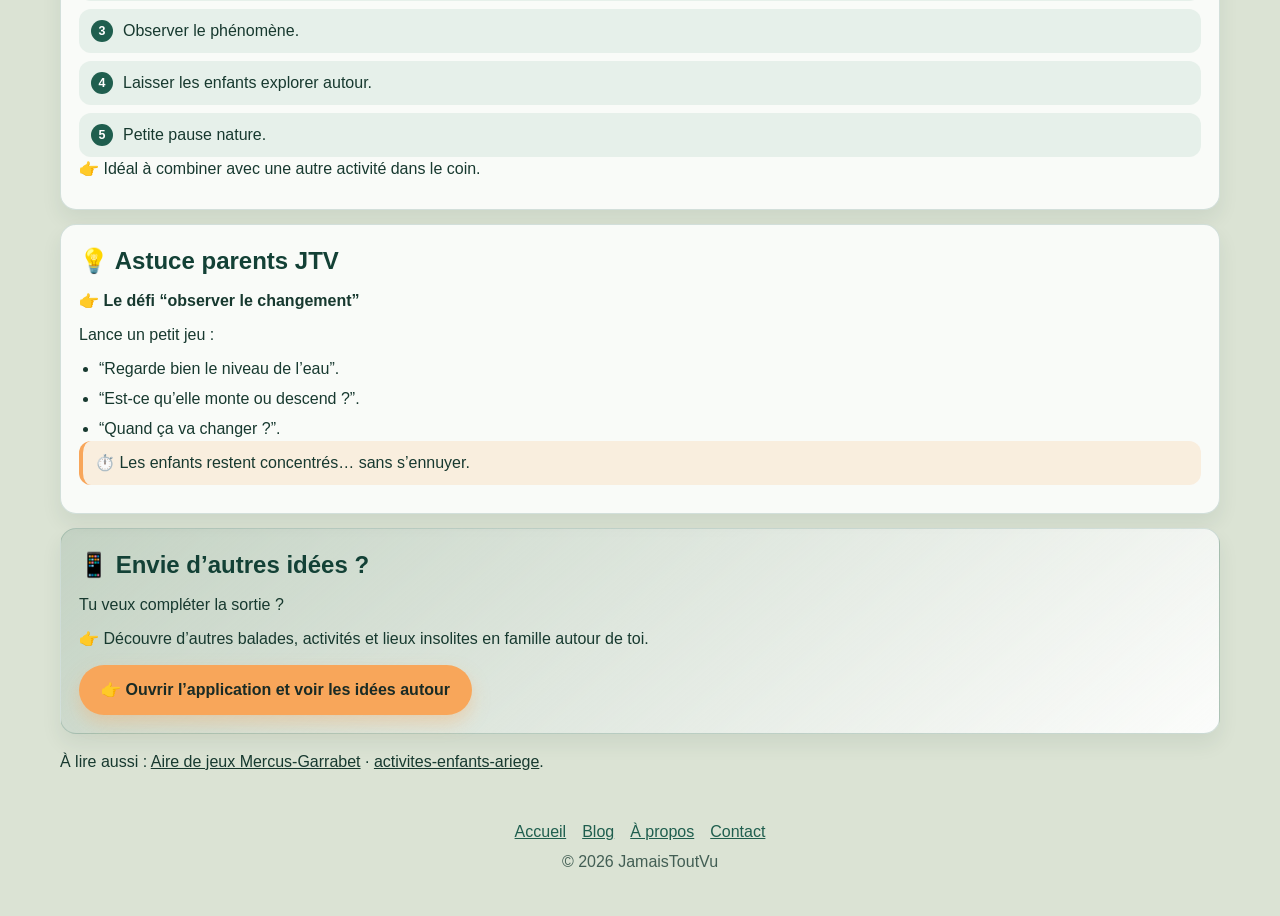
<file: blog/fontaine-de-fontestorbe-sortie-famille.html>
<!DOCTYPE html>
<html lang="fr">
  <head>
    <meta charset="UTF-8" />
    <meta name="viewport" content="width=device-width, initial-scale=1.0" />
    <title>Fontaine de Fontestorbe | sortie famille gratuite Ariège</title>
    <meta name="description" content="Guide famille Fontaine de Fontestorbe : source naturelle spectaculaire près de Bélesta, accès facile et sortie gratuite." />
    <meta property="og:title" content="Fontaine de Fontestorbe : sortie famille" />
    <meta property="og:description" content="Une source naturelle spectaculaire avec un phénomène unique à observer." />
    <meta property="og:image" content="https://jamaistoutvu.com/images/fontestorbe.webp" />
    <link rel="canonical" href="https://jamaistoutvu.com/blog/fontaine-de-fontestorbe-sortie-famille.html" />
    <link rel="icon" type="image/x-icon" href="../images/favicon.ico" />
    <link rel="stylesheet" href="../styles.v2.css" />
    <!-- Slots images : remplacez les fichiers dans /images en gardant exactement les mêmes noms. -->
    <script defer src="https://umami.aldgram-solutions.fr/script.js" data-website-id="5cb6db6f-9bb1-4489-99be-181a1f7b0376"></script>
    <script type="application/ld+json">{"@context":"https://schema.org","@type":"Article","headline":"Fontaine de Fontestorbe : sortie famille","image":["https://jamaistoutvu.com/images/fontestorbe.webp"],"author":{"@type":"Organization","name":"JamaisToutVu"},"datePublished":"2026-04-13","keywords":["Fontaine de Fontestorbe","Bélesta","sortie famille Ariège gratuite"]}</script>
    <script type="application/ld+json">{"@context":"https://schema.org","@type":"BreadcrumbList","itemListElement":[{"@type":"ListItem","position":1,"name":"Accueil","item":"https://jamaistoutvu.com/"},{"@type":"ListItem","position":2,"name":"Blog","item":"https://jamaistoutvu.com/blog/"},{"@type":"ListItem","position":3,"name":"Fontaine de Fontestorbe","item":"https://jamaistoutvu.com/blog/fontaine-de-fontestorbe-sortie-famille.html"}]}</script>
  </head>
  <body>
    <header class="site-header">
      <div class="container site-header-inner">
        <a class="site-logo" href="/">JamaisToutVu</a>
        <nav class="site-nav" aria-label="Menu principal">
          <a href="/">Accueil</a><a href="/blog/">Blog</a><a href="/a-propos/">Qui sommes-nous</a><a href="/activites-enfants-ariege/">Activités</a><a href="/evenements-enfants-ariege/">Événements</a><a href="/contactez-nous/">Contactez-nous</a><a class="site-nav-cta" href="https://webapp.jamaistoutvu.com/" target="_blank" rel="noopener">Ouvrir l’application</a>
        </nav>
      </div>
    </header>

    <main class="container">
      <article>
        <!-- Image principale (slot) : remplacez le fichier dans /images en conservant le même nom. -->
        <section class="page-banner-with-content" aria-labelledby="fontestorbe-title">
          <img class="page-banner article-image-slot" src="/images/fontestorbe.webp" alt="Fontaine de Fontestorbe" loading="lazy" decoding="async" />
          <div class="page-banner-content">
            <h1 id="fontestorbe-title">Fontaine de Fontestorbe : sortie famille gratuite</h1>
          </div>
        </section>

        <section class="family-guide-intro" aria-label="Résumé sortie">
          <p class="family-guide-tagline">Une source naturelle spectaculaire avec un phénomène unique à observer.</p>
          <p>✅ Cette sortie est adaptée aux enfants et aux familles.</p>
          <ul class="family-guide-quickfacts" aria-label="Infos clés">
            <li>📍 <strong>Bélesta (Ariège)</strong></li>
            <li>⏱️ <strong>30 min à 1h</strong></li>
            <li>💰 <strong>Gratuit</strong></li>
            <li>👶 <strong>Dès le plus jeune âge</strong></li>
          </ul>
        </section>

        <section class="family-guide-card" aria-labelledby="fontestorbe-desc">
          <h2 id="fontestorbe-desc">🧭 Le descriptif</h2>
          <p>Située près de Bélesta, la fontaine de Fontestorbes est une source naturelle impressionnante connue pour son phénomène rare : son débit varie de façon régulière, offrant un spectacle étonnant.</p>
          <p>Facile d’accès, c’est une sortie idéale en famille pour découvrir la nature et profiter d’un moment au bord de l’eau.</p>
          <p class="family-guide-tip">💡 Une sortie courte, originale et rafraîchissante.</p>
        </section>

        <section class="family-guide-card" aria-labelledby="fontestorbe-kids">
          <h2 id="fontestorbe-kids">✅ Pourquoi c’est adapté aux enfants</h2>
          <ul class="family-guide-list">
            <li>Accès très rapide depuis le parking.</li>
            <li>Effet “grotte + cascade” impressionnant.</li>
            <li>Ludique à observer.</li>
            <li>Parfait pour une sortie courte.</li>
          </ul>
        </section>

        <section class="family-guide-card" aria-labelledby="fontestorbe-infos">
          <h2 id="fontestorbe-infos">📍 Infos pratiques</h2>
          <ul class="family-guide-list family-guide-list-tight">
            <li><strong>⏱️ Durée :</strong> 30 min à 1h.</li>
            <li><strong>💰 Budget :</strong> gratuit.</li>
            <li><strong>📍 Accès :</strong> proche du village de Bélesta.</li>
            <li><strong>🅿️ Parking :</strong> à moins de 50 m.</li>
            <li><strong>🍼 Poussette :</strong> partiellement (selon zones).</li>
            <li><strong>🌦️ Quand y aller :</strong> idéal au printemps / après pluie.</li>
            <li><strong>👟 À prévoir :</strong> chaussures confortables.</li>
          </ul>
        </section>

        <section class="family-guide-card" aria-labelledby="fontestorbe-program">
          <h2 id="fontestorbe-program">🗓️ Idée de sortie</h2>
          <p><strong>Programme simple :</strong></p>
          <ol class="family-guide-program">
            <li>Se garer juste à côté.</li>
            <li>Accès rapide à la source.</li>
            <li>Observer le phénomène.</li>
            <li>Laisser les enfants explorer autour.</li>
            <li>Petite pause nature.</li>
          </ol>
          <p>👉 Idéal à combiner avec une autre activité dans le coin.</p>
        </section>

        <section class="family-guide-card" aria-labelledby="fontestorbe-astuce">
          <h2 id="fontestorbe-astuce">💡 Astuce parents JTV</h2>
          <p><strong>👉 Le défi “observer le changement”</strong></p>
          <p>Lance un petit jeu :</p>
          <ul class="family-guide-list">
            <li>“Regarde bien le niveau de l’eau”.</li>
            <li>“Est-ce qu’elle monte ou descend ?”.</li>
            <li>“Quand ça va changer ?”.</li>
          </ul>
          <p class="family-guide-tip">⏱️ Les enfants restent concentrés… sans s’ennuyer.</p>
        </section>

        <section class="family-guide-cta" aria-label="Appel à l'action">
          <h2>📱 Envie d’autres idées ?</h2>
          <p>Tu veux compléter la sortie ?</p>
          <p>👉 Découvre d’autres balades, activités et lieux insolites en famille autour de toi.</p>
          <a class="btn btn-primary" href="https://webapp.jamaistoutvu.com/" target="_blank" rel="noopener">👉 Ouvrir l’application et voir les idées autour</a>
        </section>

        <p>À lire aussi : <a href="/blog/aire-de-jeux-mercus-garrabet-famille.html">Aire de jeux Mercus-Garrabet</a> · <a href="/activites-enfants-ariege/">activites-enfants-ariege</a>.</p>
      </article>
    </main>

    <footer class="container footer"><nav class="footer-nav"><a href="/">Accueil</a><a href="/blog/">Blog</a><a href="/a-propos/">À propos</a><a href="/contactez-nous/">Contact</a></nav><p>© <span id="year"></span> JamaisToutVu</p></footer>
    <script>document.getElementById('year').textContent=new Date().getFullYear();</script>
    <script src="../mobile-experience.js" defer></script>
  </body>
</html>
</file>
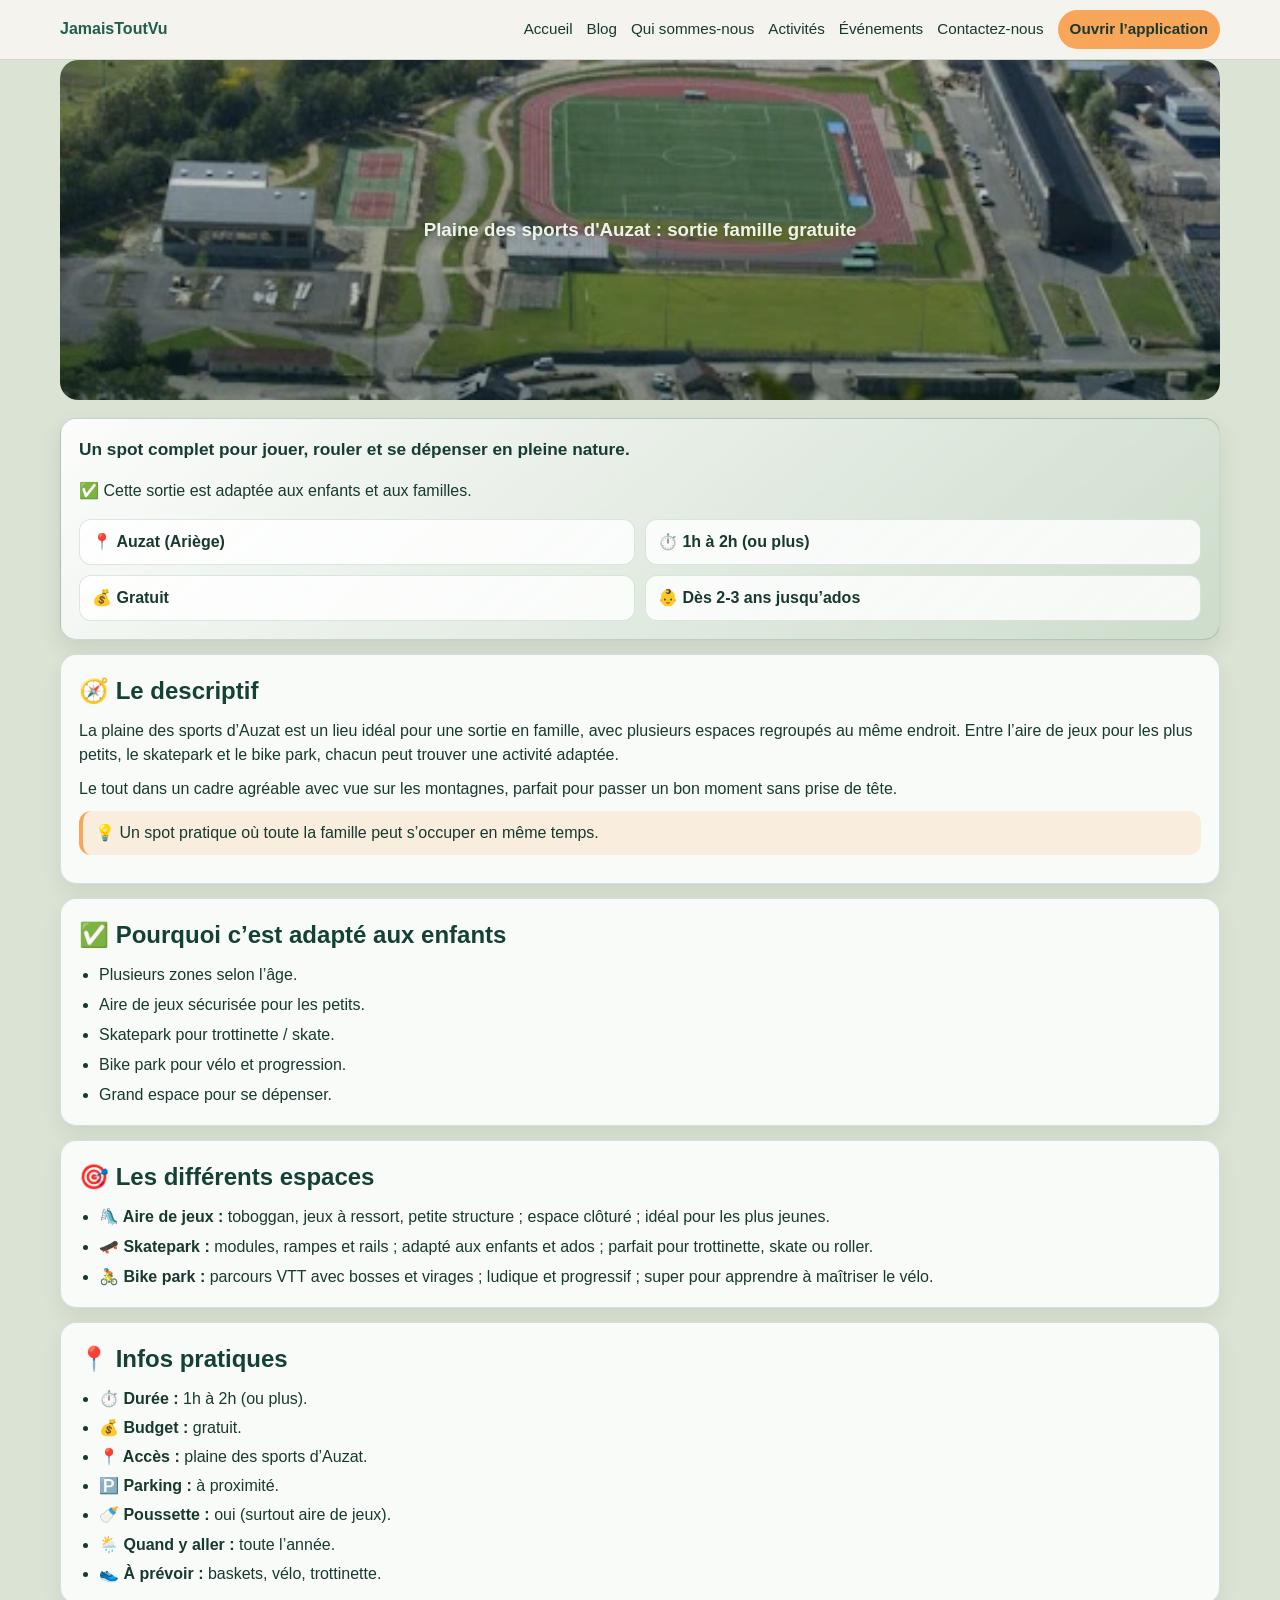
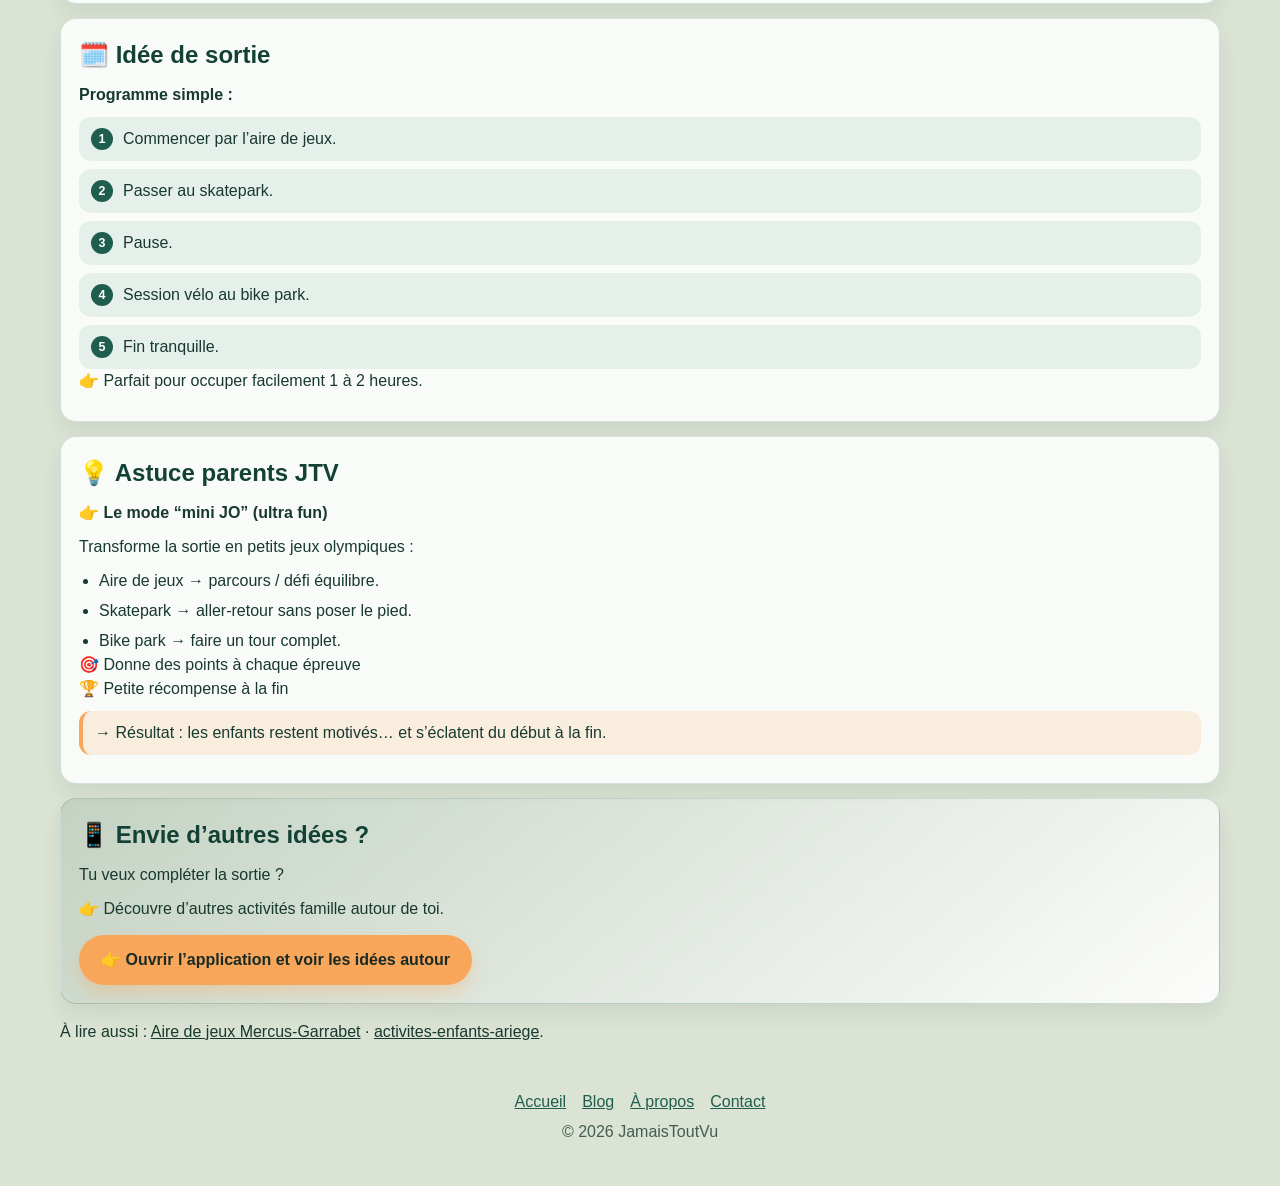
<file: blog/plaine-des-sports-auzat-sortie-famille.html>
<!DOCTYPE html>
<html lang="fr">
  <head>
    <meta charset="UTF-8" />
    <meta name="viewport" content="width=device-width, initial-scale=1.0" />
    <title>Plaine des sports d'Auzat | sortie famille gratuite Ariège</title>
    <meta name="description" content="Guide famille de la plaine des sports d'Auzat : aire de jeux, skatepark, bike park et sortie gratuite en Ariège." />
    <meta property="og:title" content="Plaine des sports d'Auzat : sortie famille" />
    <meta property="og:description" content="Un spot complet pour jouer, rouler et se dépenser en pleine nature." />
    <meta property="og:image" content="https://jamaistoutvu.com/images/plaine-sports-auzat.webp" />
    <link rel="canonical" href="https://jamaistoutvu.com/blog/plaine-des-sports-auzat-sortie-famille.html" />
    <link rel="icon" type="image/x-icon" href="../images/favicon.ico" />
    <link rel="stylesheet" href="../styles.v2.css" />
    <!-- Slots images : remplacez les fichiers dans /images en gardant exactement les mêmes noms. -->
    <script defer src="https://umami.aldgram-solutions.fr/script.js" data-website-id="5cb6db6f-9bb1-4489-99be-181a1f7b0376"></script>
    <script type="application/ld+json">{"@context":"https://schema.org","@type":"Article","headline":"Plaine des sports d'Auzat : sortie famille","image":["https://jamaistoutvu.com/images/plaine-sports-auzat.webp"],"author":{"@type":"Organization","name":"JamaisToutVu"},"datePublished":"2026-04-13","keywords":["Auzat","plaine des sports","sortie famille Ariège gratuite"]}</script>
    <script type="application/ld+json">{"@context":"https://schema.org","@type":"BreadcrumbList","itemListElement":[{"@type":"ListItem","position":1,"name":"Accueil","item":"https://jamaistoutvu.com/"},{"@type":"ListItem","position":2,"name":"Blog","item":"https://jamaistoutvu.com/blog/"},{"@type":"ListItem","position":3,"name":"Plaine des sports d'Auzat","item":"https://jamaistoutvu.com/blog/plaine-des-sports-auzat-sortie-famille.html"}]}</script>
  </head>
  <body>
    <header class="site-header">
      <div class="container site-header-inner">
        <a class="site-logo" href="/">JamaisToutVu</a>
        <nav class="site-nav" aria-label="Menu principal">
          <a href="/">Accueil</a><a href="/blog/">Blog</a><a href="/a-propos/">Qui sommes-nous</a><a href="/activites-enfants-ariege/">Activités</a><a href="/evenements-enfants-ariege/">Événements</a><a href="/contactez-nous/">Contactez-nous</a><a class="site-nav-cta" href="https://webapp.jamaistoutvu.com/" target="_blank" rel="noopener">Ouvrir l’application</a>
        </nav>
      </div>
    </header>

    <main class="container">
      <article>
        <!-- Image principale (slot) : remplacez le fichier dans /images en conservant le même nom. -->
        <section class="page-banner-with-content" aria-labelledby="auzat-title">
          <img class="page-banner article-image-slot" src="/images/plaine-sports-auzat.webp" alt="Plaine des sports d'Auzat" loading="lazy" decoding="async" />
          <div class="page-banner-content">
            <h1 id="auzat-title">Plaine des sports d'Auzat : sortie famille gratuite</h1>
          </div>
        </section>

        <section class="family-guide-intro" aria-label="Résumé sortie">
          <p class="family-guide-tagline">Un spot complet pour jouer, rouler et se dépenser en pleine nature.</p>
          <p>✅ Cette sortie est adaptée aux enfants et aux familles.</p>
          <ul class="family-guide-quickfacts" aria-label="Infos clés">
            <li>📍 <strong>Auzat (Ariège)</strong></li>
            <li>⏱️ <strong>1h à 2h (ou plus)</strong></li>
            <li>💰 <strong>Gratuit</strong></li>
            <li>👶 <strong>Dès 2-3 ans jusqu’ados</strong></li>
          </ul>
        </section>

        <section class="family-guide-card" aria-labelledby="auzat-desc">
          <h2 id="auzat-desc">🧭 Le descriptif</h2>
          <p>La plaine des sports d’Auzat est un lieu idéal pour une sortie en famille, avec plusieurs espaces regroupés au même endroit. Entre l’aire de jeux pour les plus petits, le skatepark et le bike park, chacun peut trouver une activité adaptée.</p>
          <p>Le tout dans un cadre agréable avec vue sur les montagnes, parfait pour passer un bon moment sans prise de tête.</p>
          <p class="family-guide-tip">💡 Un spot pratique où toute la famille peut s’occuper en même temps.</p>
        </section>

        <section class="family-guide-card" aria-labelledby="auzat-kids">
          <h2 id="auzat-kids">✅ Pourquoi c’est adapté aux enfants</h2>
          <ul class="family-guide-list">
            <li>Plusieurs zones selon l’âge.</li>
            <li>Aire de jeux sécurisée pour les petits.</li>
            <li>Skatepark pour trottinette / skate.</li>
            <li>Bike park pour vélo et progression.</li>
            <li>Grand espace pour se dépenser.</li>
          </ul>
        </section>

        <section class="family-guide-card" aria-labelledby="auzat-zones">
          <h2 id="auzat-zones">🎯 Les différents espaces</h2>
          <ul class="family-guide-list">
            <li><strong>🛝 Aire de jeux :</strong> toboggan, jeux à ressort, petite structure ; espace clôturé ; idéal pour les plus jeunes.</li>
            <li><strong>🛹 Skatepark :</strong> modules, rampes et rails ; adapté aux enfants et ados ; parfait pour trottinette, skate ou roller.</li>
            <li><strong>🚴 Bike park :</strong> parcours VTT avec bosses et virages ; ludique et progressif ; super pour apprendre à maîtriser le vélo.</li>
          </ul>
        </section>

        <section class="family-guide-card" aria-labelledby="auzat-infos">
          <h2 id="auzat-infos">📍 Infos pratiques</h2>
          <ul class="family-guide-list family-guide-list-tight">
            <li><strong>⏱️ Durée :</strong> 1h à 2h (ou plus).</li>
            <li><strong>💰 Budget :</strong> gratuit.</li>
            <li><strong>📍 Accès :</strong> plaine des sports d’Auzat.</li>
            <li><strong>🅿️ Parking :</strong> à proximité.</li>
            <li><strong>🍼 Poussette :</strong> oui (surtout aire de jeux).</li>
            <li><strong>🌦️ Quand y aller :</strong> toute l’année.</li>
            <li><strong>👟 À prévoir :</strong> baskets, vélo, trottinette.</li>
          </ul>
        </section>

        <section class="family-guide-card" aria-labelledby="auzat-program">
          <h2 id="auzat-program">🗓️ Idée de sortie</h2>
          <p><strong>Programme simple :</strong></p>
          <ol class="family-guide-program">
            <li>Commencer par l’aire de jeux.</li>
            <li>Passer au skatepark.</li>
            <li>Pause.</li>
            <li>Session vélo au bike park.</li>
            <li>Fin tranquille.</li>
          </ol>
          <p>👉 Parfait pour occuper facilement 1 à 2 heures.</p>
        </section>

        <section class="family-guide-card" aria-labelledby="auzat-astuce">
          <h2 id="auzat-astuce">💡 Astuce parents JTV</h2>
          <p><strong>👉 Le mode “mini JO” (ultra fun)</strong></p>
          <p>Transforme la sortie en petits jeux olympiques :</p>
          <ul class="family-guide-list">
            <li>Aire de jeux → parcours / défi équilibre.</li>
            <li>Skatepark → aller-retour sans poser le pied.</li>
            <li>Bike park → faire un tour complet.</li>
          </ul>
          <p>🎯 Donne des points à chaque épreuve<br />🏆 Petite récompense à la fin</p>
          <p class="family-guide-tip">→ Résultat : les enfants restent motivés… et s’éclatent du début à la fin.</p>
        </section>

        <section class="family-guide-cta" aria-label="Appel à l'action">
          <h2>📱 Envie d’autres idées ?</h2>
          <p>Tu veux compléter la sortie ?</p>
          <p>👉 Découvre d’autres activités famille autour de toi.</p>
          <a class="btn btn-primary" href="https://webapp.jamaistoutvu.com/" target="_blank" rel="noopener">👉 Ouvrir l’application et voir les idées autour</a>
        </section>

        <p>À lire aussi : <a href="/blog/aire-de-jeux-mercus-garrabet-famille.html">Aire de jeux Mercus-Garrabet</a> · <a href="/activites-enfants-ariege/">activites-enfants-ariege</a>.</p>
      </article>
    </main>

    <footer class="container footer"><nav class="footer-nav"><a href="/">Accueil</a><a href="/blog/">Blog</a><a href="/a-propos/">À propos</a><a href="/contactez-nous/">Contact</a></nav><p>© <span id="year"></span> JamaisToutVu</p></footer>
    <script>document.getElementById('year').textContent=new Date().getFullYear();</script>
    <script src="../mobile-experience.js" defer></script>
  </body>
</html>
</file>
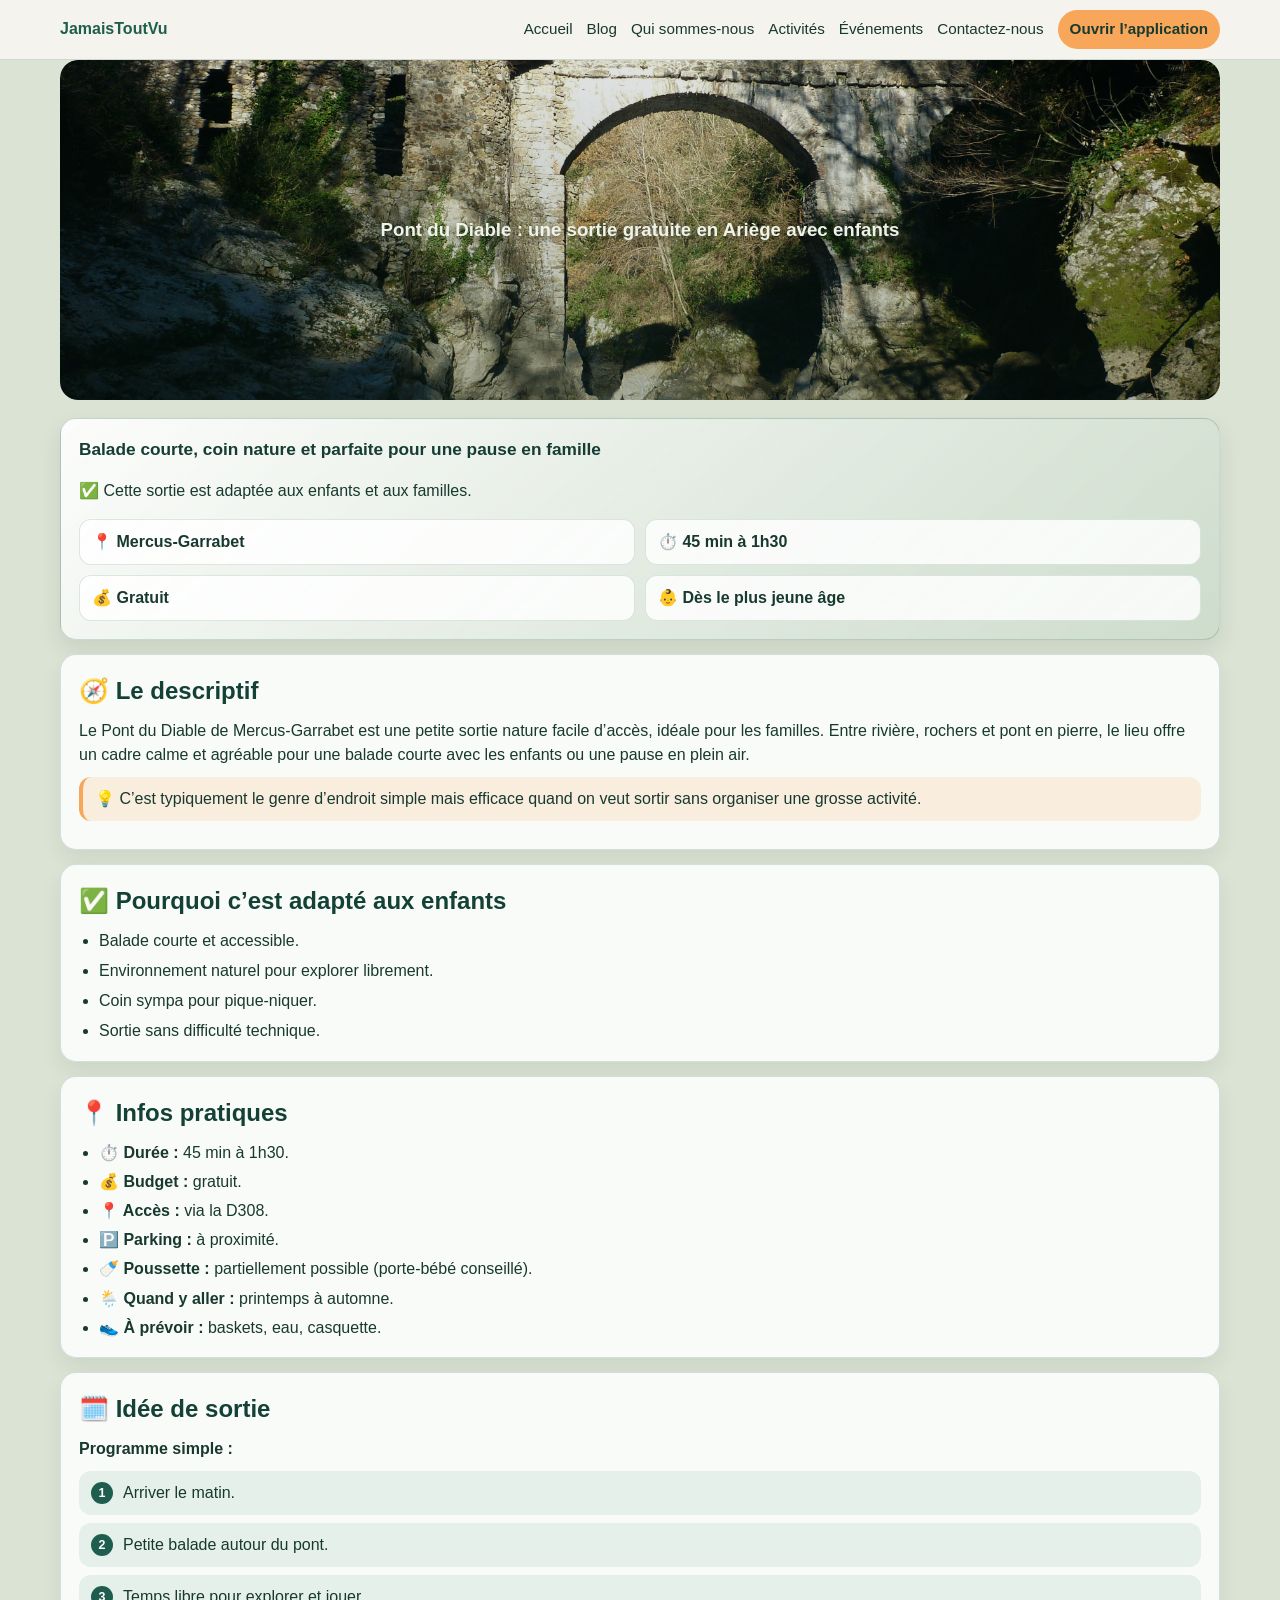
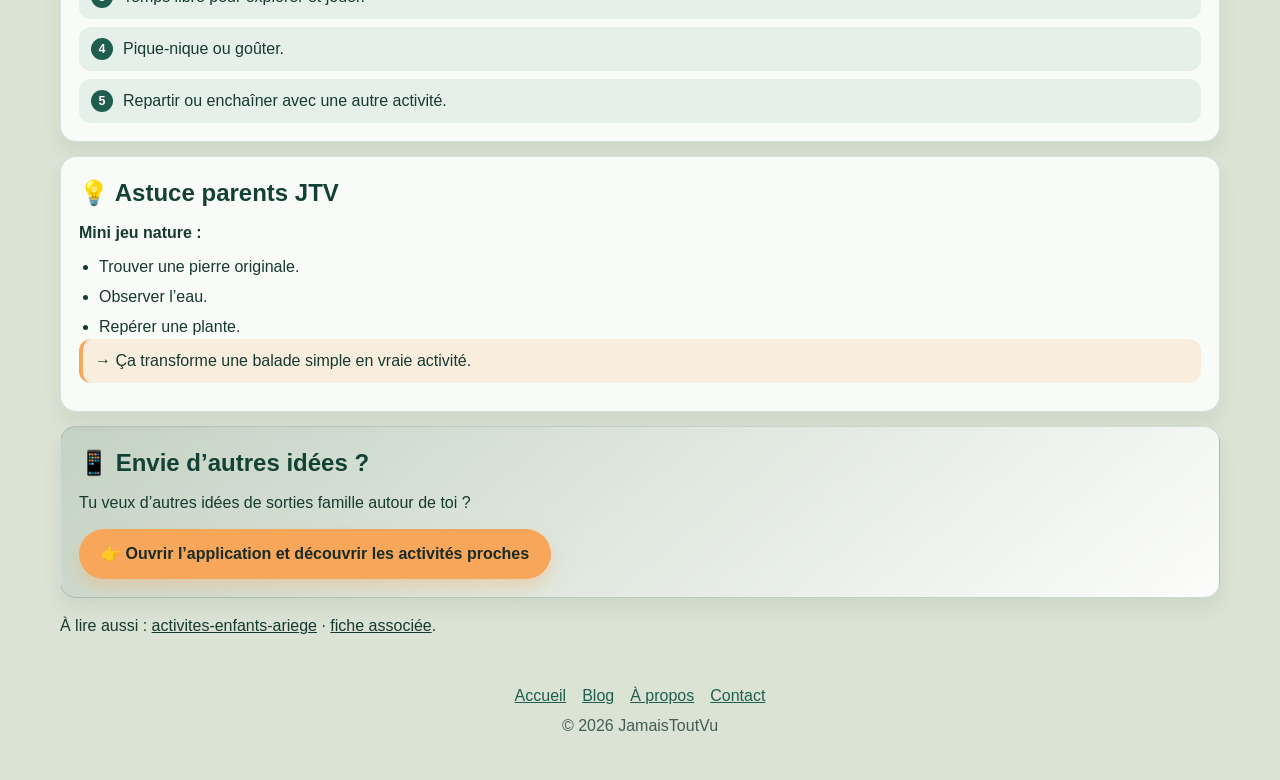
<file: blog/pont-du-diable-montoulieu-balade-famille.html>
<!DOCTYPE html>
<html lang="fr">
  <head>
    <meta charset="UTF-8" />
    <meta name="viewport" content="width=device-width, initial-scale=1.0" />
    <title>Pont du Diable Montoulieu | sortie gratuite Ariège en famille</title>
    <meta name="description" content="Guide local Pont du Diable à Montoulieu : sortie gratuite Ariège, accès, conseils famille et idées de balade." />
    <meta property="og:title" content="Pont du Diable : balade famille gratuite" />
    <meta property="og:description" content="Une sortie gratuite en Ariège à faire avec des enfants près de Mercus-Garrabet." />
    <meta property="og:image" content="https://jamaistoutvu.com/images/og-default.png" />
    <link rel="canonical" href="https://jamaistoutvu.com/blog/pont-du-diable-montoulieu-balade-famille.html" />
    <link rel="icon" type="image/x-icon" href="../images/favicon.ico" />
    <link rel="stylesheet" href="../styles.v2.css" />
    <!-- Slots images : remplacez les fichiers dans /images en gardant exactement les mêmes noms. -->
    <script defer src="https://umami.aldgram-solutions.fr/script.js" data-website-id="5cb6db6f-9bb1-4489-99be-181a1f7b0376"></script>
    <script type="application/ld+json">{"@context":"https://schema.org","@type":"Article","headline":"Pont du Diable : balade famille gratuite","image":["https://jamaistoutvu.com/images/pont-diable.webp"],"author":{"@type":"Organization","name":"JamaisToutVu"},"datePublished":"2026-04-12","keywords":["sortie gratuite Ariège","Pont du Diable","balade famille"]}</script>
    <script type="application/ld+json">{"@context":"https://schema.org","@type":"BreadcrumbList","itemListElement":[{"@type":"ListItem","position":1,"name":"Accueil","item":"https://jamaistoutvu.com/"},{"@type":"ListItem","position":2,"name":"Blog","item":"https://jamaistoutvu.com/blog/"},{"@type":"ListItem","position":3,"name":"Pont du Diable","item":"https://jamaistoutvu.com/blog/pont-du-diable-montoulieu-balade-famille.html"}]}</script>
  </head>
  <body>
    <header class="site-header">
      <div class="container site-header-inner">
        <a class="site-logo" href="/">JamaisToutVu</a>
        <nav class="site-nav" aria-label="Menu principal">
          <a href="/">Accueil</a><a href="/blog/">Blog</a><a href="/a-propos/">Qui sommes-nous</a><a href="/activites-enfants-ariege/">Activités</a><a href="/evenements-enfants-ariege/">Événements</a><a href="/contactez-nous/">Contactez-nous</a><a class="site-nav-cta" href="https://webapp.jamaistoutvu.com/" target="_blank" rel="noopener">Ouvrir l’application</a>
        </nav>
      </div>
    </header>

    <main class="container">
      <article>
        <!-- Image principale (slot) : remplacez le fichier dans /images en conservant le même nom. -->
        <section class="page-banner-with-content" aria-labelledby="pont-title">
          <img class="page-banner article-image-slot" src="/images/pont-diable.webp" alt="Photo du Pont du Diable" loading="lazy" decoding="async" />
          <div class="page-banner-content">
            <h1 id="pont-title">Pont du Diable : une sortie gratuite en Ariège avec enfants</h1>
          </div>
        </section>
        <section class="family-guide-intro" aria-label="Résumé sortie">
          <p class="family-guide-tagline">Balade courte, coin nature et parfaite pour une pause en famille</p>
          <p>✅ Cette sortie est adaptée aux enfants et aux familles.</p>
          <ul class="family-guide-quickfacts" aria-label="Infos clés">
            <li>📍 <strong>Mercus-Garrabet</strong></li>
            <li>⏱️ <strong>45 min à 1h30</strong></li>
            <li>💰 <strong>Gratuit</strong></li>
            <li>👶 <strong>Dès le plus jeune âge</strong></li>
          </ul>
        </section>

        <section class="family-guide-card" aria-labelledby="desc-title">
          <h2 id="desc-title">🧭 Le descriptif</h2>
          <p>Le Pont du Diable de Mercus-Garrabet est une petite sortie nature facile d’accès, idéale pour les familles. Entre rivière, rochers et pont en pierre, le lieu offre un cadre calme et agréable pour une balade courte avec les enfants ou une pause en plein air.</p>
          <p class="family-guide-tip">💡 C’est typiquement le genre d’endroit simple mais efficace quand on veut sortir sans organiser une grosse activité.</p>
        </section>

        <section class="family-guide-card" aria-labelledby="kids-title">
          <h2 id="kids-title">✅ Pourquoi c’est adapté aux enfants</h2>
          <ul class="family-guide-list">
            <li>Balade courte et accessible.</li>
            <li>Environnement naturel pour explorer librement.</li>
            <li>Coin sympa pour pique-niquer.</li>
            <li>Sortie sans difficulté technique.</li>
          </ul>
        </section>

        <section class="family-guide-card" aria-labelledby="infos-title">
          <h2 id="infos-title">📍 Infos pratiques</h2>
          <ul class="family-guide-list family-guide-list-tight">
            <li><strong>⏱️ Durée :</strong> 45 min à 1h30.</li>
            <li><strong>💰 Budget :</strong> gratuit.</li>
            <li><strong>📍 Accès :</strong> via la D308.</li>
            <li><strong>🅿️ Parking :</strong> à proximité.</li>
            <li><strong>🍼 Poussette :</strong> partiellement possible (porte-bébé conseillé).</li>
            <li><strong>🌦️ Quand y aller :</strong> printemps à automne.</li>
            <li><strong>👟 À prévoir :</strong> baskets, eau, casquette.</li>
          </ul>
        </section>

        <section class="family-guide-card family-guide-card-program" aria-labelledby="program-title">
          <h2 id="program-title">🗓️ Idée de sortie</h2>
          <p><strong>Programme simple :</strong></p>
          <ol class="family-guide-program">
            <li>Arriver le matin.</li>
            <li>Petite balade autour du pont.</li>
            <li>Temps libre pour explorer et jouer.</li>
            <li>Pique-nique ou goûter.</li>
            <li>Repartir ou enchaîner avec une autre activité.</li>
          </ol>
        </section>

        <section class="family-guide-card" aria-labelledby="astuce-title">
          <h2 id="astuce-title">💡 Astuce parents JTV</h2>
          <p><strong>Mini jeu nature :</strong></p>
          <ul class="family-guide-list">
            <li>Trouver une pierre originale.</li>
            <li>Observer l’eau.</li>
            <li>Repérer une plante.</li>
          </ul>
          <p class="family-guide-tip">→ Ça transforme une balade simple en vraie activité.</p>
        </section>

        <section class="family-guide-cta" aria-label="Appel à l'action">
          <h2>📱 Envie d’autres idées ?</h2>
          <p>Tu veux d’autres idées de sorties famille autour de toi ?</p>
          <a class="btn btn-primary" href="https://webapp.jamaistoutvu.com/" target="_blank" rel="noopener">👉 Ouvrir l’application et découvrir les activités proches</a>
        </section>

        <p>À lire aussi : <a href="/activites-enfants-ariege/">activites-enfants-ariege</a> · <a href="https://webapp.jamaistoutvu.com/" target="_blank" rel="noopener">fiche associée</a>.</p>
      </article>
    </main>

    <footer class="container footer"><nav class="footer-nav"><a href="/">Accueil</a><a href="/blog/">Blog</a><a href="/a-propos/">À propos</a><a href="/contactez-nous/">Contact</a></nav><p>© <span id="year"></span> JamaisToutVu</p></footer>
    <script>document.getElementById('year').textContent=new Date().getFullYear();</script>
  
    <script src="../mobile-experience.js" defer></script>
  </body>
</html>
</file>
<file: styles.v2.css>
:root{--green-main:#1f5e4e;--green-soft:#7cb69b;--orange-soft:#f8a65a;--beige:#f9f6f1;--text:#17392f;--text-soft:rgba(23,57,47,.82);--surface:#fff;--surface-border:rgba(31,94,78,.2);--dep-default:#e6efe9;--dep-hover:#b9d8c7;--dep-ariege:#1f5e4e;--dep-ariege-hover:#16483c;--focus:#f8a65a;--shadow:0 12px 28px rgba(20,60,49,.12);--radius:20px}
*{box-sizing:border-box}html,body{margin:0;padding:0}
.site-header{position:sticky;top:0;z-index:60;background:rgba(249,246,241,.96);backdrop-filter:blur(8px);border-bottom:1px solid var(--surface-border)}
.site-header-inner{display:flex;align-items:center;justify-content:space-between;gap:16px;padding:10px 0}
.site-logo{font-weight:800;text-decoration:none;color:var(--green-main)}
.site-nav{display:flex;flex-wrap:wrap;gap:8px 14px;align-items:center;font-size:.95rem}
.site-nav a{text-decoration:none;color:var(--text)}
.site-nav-cta{padding:8px 12px;border-radius:999px;background:var(--orange-soft);font-weight:700}
body{font-family:Inter,-apple-system,BlinkMacSystemFont,"Segoe UI",Roboto,sans-serif;line-height:1.5;color:var(--text);background:var(--beige)}a{color:inherit}section{padding:32px 0}.container{width:min(1160px,92vw);margin-inline:auto}.section-title{margin:0;font-size:clamp(1.7rem,4vw,2.2rem)}.section-subtitle{margin:8px 0 0;max-width:52ch;color:var(--text-soft)}
.btn{display:inline-flex;align-items:center;justify-content:center;border-radius:999px;min-height:50px;padding:12px 22px;font-weight:700;border:0;cursor:pointer;text-decoration:none;transition:transform .2s ease,box-shadow .2s ease}.btn:hover{transform:translateY(-1px)}.btn-primary{background:var(--orange-soft);color:#1a2b25;box-shadow:0 8px 18px rgba(248,166,90,.34)}.map-btn-secondary{color:var(--green-main);border:1px solid rgba(31,94,78,.25);background:rgba(255,255,255,.9)}
.hero-map{margin-top:20px;padding:22px;border-radius:calc(var(--radius) + 4px);background:linear-gradient(160deg,rgba(124,182,155,.25),rgba(255,255,255,.9)),url('hero-gradient.png') center/cover no-repeat;border:1px solid var(--surface-border);box-shadow:var(--shadow);position:relative;overflow:hidden}.hero-brandbar{display:flex;justify-content:space-between;gap:12px;align-items:center;padding:10px 12px;background:rgba(255,255,255,.74);border:1px solid var(--surface-border);border-radius:16px}.brand-mark{display:flex;align-items:center;gap:12px}.brand-logo{width:90px;height:auto}.brand-title{margin:0;font-size:1.25rem;font-weight:800}.brand-tagline{margin:2px 0 0;color:var(--text-soft);font-size:.92rem}
.hero-map-grid{display:grid;gap:22px;margin-top:16px}.hero-map-content{display:grid;gap:14px;align-content:start}.hero-map-content h1{margin:0;max-width:14ch;font-size:clamp(2rem,4.8vw,3.3rem);line-height:1.1}.hero-map-subtitle{margin:0;max-width:48ch;color:var(--text-soft)}.map-chips{display:flex;flex-wrap:wrap;gap:10px}.chip{padding:8px 12px;border-radius:999px;background:rgba(255,255,255,.85);border:1px solid var(--surface-border);font-size:.88rem;font-weight:600}.map-actions{display:flex;gap:10px;flex-wrap:wrap}.trust-row{font-size:.8rem;text-transform:uppercase;letter-spacing:.03em;color:rgba(23,57,47,.66);margin:0}.map-hint{margin:8px 0 0;font-size:.82rem;color:var(--text-soft)}
.map-stage{display:grid;justify-items:center;position:relative}.map-root{min-height:420px;width:min(900px,100%);display:grid;place-items:center}.map-root svg{width:min(860px,100%);height:auto;display:block;filter:drop-shadow(0 10px 20px rgba(31,94,78,.15))}.ariege-tag{position:absolute;padding:6px 10px;border-radius:999px;border:1px solid rgba(31,94,78,.24);background:rgba(255,255,255,.92);font-size:.78rem;font-weight:700;color:var(--green-main);transform:translate(-12%,-50%);opacity:0;transition:opacity .2s}.ariege-tag.is-visible{opacity:1}
.department{fill:var(--dep-default);stroke:rgba(255,255,255,.95);stroke-width:1.1;cursor:pointer;transition:fill .18s}.department:hover,.department:focus-visible{fill:var(--dep-hover)}.department.is-ariege{fill:var(--dep-ariege)}.department.is-ariege:hover,.department.is-ariege:focus-visible{fill:var(--dep-ariege-hover)}
.cards,.grid-links{margin-top:18px;display:grid;gap:14px}.cards{grid-template-columns:repeat(3,minmax(0,1fr))}.grid-3cols{grid-template-columns:repeat(3,minmax(0,1fr))}.card,.info-card,.modal{border-radius:var(--radius);border:1px solid var(--surface-border);background:rgba(255,255,255,.84);box-shadow:var(--shadow)}.card{padding:20px}.card h3,.card p,.info-card h3,.info-card p{margin:0}.card p,.info-card p{margin-top:6px;color:var(--text-soft)}.card-gradient{background:linear-gradient(160deg,rgba(124,182,155,.22),rgba(255,255,255,.92));}.info-card{padding:16px;font-weight:700}.info-card-detail{font-weight:400;display:grid;gap:8px;align-content:start}.info-card-detail a{font-weight:700;color:var(--green-main)}
.testimonials{background:linear-gradient(180deg,#f9f6f1 0,#eef6f1 100%);border-radius:24px;padding:28px 18px;border:1px solid var(--surface-border)}.review-author{display:inline-flex;gap:8px;align-items:center}.review-stars{color:#d69a2c}
.blog-card img,.article-image-slot{width:100%;height:180px;object-fit:cover;border-radius:12px;background:#e7efe3;border:1px dashed rgba(31,94,78,.22)}.page-banner.article-image-slot{min-height:260px;height:auto;aspect-ratio:16/9;object-fit:cover}.about-highlight{text-align:center;background:rgba(124,182,155,.17);border-radius:22px;padding:30px 18px;border:1px solid var(--surface-border)}.about-highlight .btn{margin-top:14px}
.community{text-align:center}
.newsletter-form{margin-top:14px;display:flex;gap:10px;justify-content:center;flex-wrap:wrap}.newsletter-form input{min-width:min(420px,80vw);padding:12px 14px;border-radius:999px;border:1px solid rgba(31,94,78,.35)}
.newsletter-block{padding:14px;background:rgba(255,255,255,.75);border:1px solid var(--surface-border);border-radius:16px}
.footer{text-align:center;color:var(--text-soft);padding:30px 0 36px}.footer-nav{display:flex;justify-content:center;flex-wrap:wrap;gap:10px 16px}.footer p{margin:6px 0}.sr-only{position:absolute;width:1px;height:1px;padding:0;margin:-1px;overflow:hidden;clip:rect(0,0,0,0);border:0}
.modal-overlay{position:fixed;inset:0;z-index:30;display:grid;place-items:center;padding:18px;background:rgba(8,24,37,.42);backdrop-filter:blur(6px);opacity:0;visibility:hidden;transition:opacity .24s,visibility .24s}.modal-overlay.open{opacity:1;visibility:visible}.modal{width:min(560px,95vw);padding:22px;transform:translateY(12px) scale(.98);transition:transform .24s}.modal-overlay.open .modal{transform:translateY(0) scale(1)}.modal-close{float:right;border:0;background:transparent;font-size:1.6rem;cursor:pointer}
.toast{position:fixed;left:50%;bottom:20px;z-index:40;transform:translate(-50%,20px);padding:12px 16px;border-radius:12px;color:#fff;background:rgba(31,94,78,.96);opacity:0;visibility:hidden;transition:all .24s}.toast.show{opacity:1;visibility:visible;transform:translate(-50%,0)}
.reveal{opacity:0;transform:translateY(16px);transition:opacity .55s,transform .55s}.reveal.visible{opacity:1;transform:translateY(0)}:focus-visible{outline:3px solid var(--focus);outline-offset:3px}
.mobile-sticky-cta,.mobile-sheet-overlay,.mobile-sheet{display:none}
@media (min-width:980px){.hero-map-grid{grid-template-columns:minmax(0,5fr) minmax(0,7fr)}}
@media (max-width:1024px){.grid-3cols,.cards{grid-template-columns:repeat(2,minmax(0,1fr))}}
@media (max-width:768px){body{padding-bottom:92px}.site-header-inner{align-items:flex-start;flex-direction:column}.site-nav{width:100%;overflow-x:auto;flex-wrap:nowrap;padding-bottom:4px}.btn{width:100%}.hero-map{padding:14px 12px 16px;min-height:58vh}.hero-brandbar{flex-direction:column;align-items:flex-start}.hero-brandbar>.btn{display:none}.brand-logo{width:64px}.hero-map-grid{gap:12px}.hero-map-content h1{font-size:clamp(1.7rem,7.2vw,2rem);max-width:100%;white-space:nowrap;overflow:hidden}.hero-title-marquee{display:inline-block;animation:hero-title-marquee 18s linear infinite;padding-right:1.1rem}.hero-map-subtitle{text-align:center;margin-inline:auto;font-size:.96rem}.map-chips{flex-wrap:nowrap;overflow-x:auto}.map-actions{flex-direction:column}.map-root{min-height:220px}.map-root svg{max-height:290px}.map-hint{display:none}.grid-3cols,.cards{grid-template-columns:1fr}.mobile-sticky-cta{display:flex;position:fixed;left:0;right:0;bottom:0;z-index:45;gap:10px;align-items:center;padding:10px 12px calc(10px + env(safe-area-inset-bottom));background:rgba(249,246,241,.95);border-top:1px solid var(--surface-border);backdrop-filter:blur(10px);opacity:0;transform:translateY(110%);pointer-events:none;transition:opacity .22s,transform .22s}.mobile-sticky-cta.is-visible{opacity:1;transform:translateY(0);pointer-events:auto}.mobile-sticky-cta .btn{min-height:48px;width:auto}.mobile-sticky-cta .btn-primary{flex:1}.mobile-sheet-overlay{position:fixed;inset:0;z-index:48;display:block;background:rgba(14,30,26,.4)}.mobile-sheet{position:fixed;left:0;right:0;bottom:0;z-index:49;display:block;min-height:46vh;max-height:84vh;border-radius:22px 22px 0 0;background:#f9f6f1;border:1px solid var(--surface-border);transform:translateY(100%);transition:transform .24s;overflow:auto}.mobile-sheet.open{transform:translateY(0)}.mobile-sheet-handle{width:46px;height:5px;border-radius:999px;margin:10px auto 6px;background:rgba(31,94,78,.24)}.mobile-sheet-header{display:flex;justify-content:space-between;align-items:center;padding:0 14px 8px}.mobile-sheet-header h2{font-size:1.1rem;margin:0}.mobile-sheet-close{border:0;background:transparent;color:var(--green-main);width:40px;height:40px;border-radius:999px;font-size:1.6rem}.mobile-sheet-content{padding:0 10px 14px}.mobile-sheet-content .map-root{min-height:260px}.mobile-sheet-overlay[hidden],.mobile-sheet[hidden]{display:none}body.sheet-open{overflow:hidden}}
@media (prefers-reduced-motion:reduce){.reveal,.hero-title-marquee{opacity:1;transform:none;transition:none;animation:none}.btn,.card,.chip,.mobile-sticky-cta{transition:none}}
@keyframes hero-title-marquee{0%{transform:translateX(0)}100%{transform:translateX(-52%)}}

.founder-photo{width:100%;max-width:260px;aspect-ratio:4/5;object-fit:cover;border-radius:14px}

.image-placeholder{display:grid;place-items:center;min-height:180px;padding:12px;border:1px dashed rgba(31,94,78,.35);border-radius:12px;background:rgba(124,182,155,.12);color:var(--text-soft);font-size:.9rem;text-align:center}

.about-page section{position:relative}
.about-kicker{margin:0 0 8px;font-size:.82rem;letter-spacing:.08em;text-transform:uppercase;color:rgba(23,57,47,.7);font-weight:700}
.about-hero{padding:24px;border-radius:22px;border:1px solid var(--surface-border);background:linear-gradient(145deg,rgba(124,182,155,.22),rgba(255,255,255,.9));box-shadow:var(--shadow)}
.founder-card{overflow:hidden;position:relative}
.founder-card::before{content:"";position:absolute;inset:0 auto auto 0;width:64px;height:4px;background:linear-gradient(90deg,var(--green-main),var(--orange-soft));border-radius:0 0 10px 0}
.founder-role{color:var(--green-main)}
.about-pillars .info-card{transition:transform .24s ease,box-shadow .24s ease}
.about-pillars .info-card:hover{transform:translateY(-4px);box-shadow:0 16px 26px rgba(20,60,49,.15)}
.about-roadmap{margin:14px 0 0;padding:0;list-style:none;display:grid;gap:10px}
.about-roadmap li{padding:14px 16px;border-radius:14px;background:rgba(255,255,255,.82);border:1px solid var(--surface-border);position:relative}
.about-roadmap li::before{content:"";position:absolute;left:0;top:0;bottom:0;width:5px;border-radius:14px 0 0 14px;background:linear-gradient(180deg,var(--green-main),var(--orange-soft))}
.about-animate{opacity:0;transform:translateY(14px);animation:aboutFade .6s ease forwards}
.about-animate:nth-of-type(2){animation-delay:.08s}
.about-animate:nth-of-type(3){animation-delay:.16s}
.about-animate:nth-of-type(4){animation-delay:.24s}
.about-animate:nth-of-type(5){animation-delay:.32s}
.about-animate:nth-of-type(6){animation-delay:.4s}
@keyframes aboutFade{to{opacity:1;transform:translateY(0)}}
@media (prefers-reduced-motion:reduce){.about-animate{opacity:1;transform:none;animation:none}.about-pillars .info-card{transition:none}}

.duo-stack{margin-top:18px;display:grid;gap:16px}
.duo-profile{display:grid;grid-template-columns:minmax(220px,320px) minmax(0,1fr);gap:18px;align-items:stretch;padding:16px;border-radius:20px;border:1px solid var(--surface-border);background:linear-gradient(145deg,rgba(255,255,255,.92),rgba(124,182,155,.12));box-shadow:var(--shadow)}
.duo-profile-reverse{grid-template-columns:minmax(0,1fr) minmax(220px,320px)}
.duo-profile-reverse .duo-media{order:2}
.duo-profile-reverse .duo-content{order:1}
.duo-content{display:grid;gap:8px;align-content:center}
.duo-content h3{margin:0;font-size:1.8rem}
.duo-tag{margin:0;display:inline-flex;width:max-content;padding:5px 10px;border-radius:999px;background:rgba(31,94,78,.12);color:var(--green-main);font-size:.78rem;font-weight:700;letter-spacing:.04em;text-transform:uppercase}
.duo-media{min-height:260px}
@media (max-width:900px){.duo-profile,.duo-profile-reverse{grid-template-columns:1fr}.duo-profile-reverse .duo-media,.duo-profile-reverse .duo-content{order:initial}.duo-content h3{font-size:1.5rem}}

.page-banner{min-height:260px;border-radius:18px;font-size:1rem;font-weight:600}

.about-page .section-subtitle{max-width:none}

.page-banner-with-content{position:relative;display:grid;overflow:hidden;border-radius:18px;background:none;padding:0;border:0;box-shadow:none}.page-banner-with-content .page-banner{margin:0;border-radius:18px;height:clamp(220px,42vw,340px);min-height:0;aspect-ratio:auto;object-fit:cover;border:none;background:transparent}.page-banner-with-content::after{content:"";position:absolute;inset:0;background:linear-gradient(180deg,rgba(9,31,26,.12) 0%,rgba(9,31,26,.34) 100%)}.page-banner-content{position:absolute;left:50%;top:50%;transform:translate(-50%,-50%);margin:0;padding:18px 20px;color:#edf3e8;z-index:1;text-align:center;width:min(90%,760px)}.page-banner-content h1,.page-banner-content p{margin:0;color:#edf3e8;text-shadow:0 2px 8px rgba(0,0,0,.35)}.page-banner-content p{margin-top:10px;max-width:none}
@media (max-width:768px){.page-banner-with-content .page-banner{height:260px}.page-banner-content{width:min(92%,620px);padding:14px 12px}}

/* Harmonisation visuelle globale */
body{background:radial-gradient(circle at top left,rgba(124,182,155,.2),transparent 42%),radial-gradient(circle at top right,rgba(248,166,90,.14),transparent 30%),var(--beige)}
.site-nav a{position:relative;transition:color .22s ease,transform .22s ease}
.site-nav a:hover{color:var(--green-main);transform:translateY(-1px)}
.site-nav a::after{content:"";position:absolute;left:0;bottom:-4px;width:100%;height:2px;background:linear-gradient(90deg,var(--green-main),var(--orange-soft));transform:scaleX(0);transform-origin:left;transition:transform .22s ease}
.site-nav a:hover::after,.site-nav a:focus-visible::after{transform:scaleX(1)}
.site-nav-cta::after{display:none}
.card,.info-card,.about-hero,.duo-profile{background:linear-gradient(160deg,rgba(255,255,255,.92),rgba(124,182,155,.08));border-color:rgba(31,94,78,.18)}
.info-card,.card{transition:transform .24s ease,box-shadow .24s ease,border-color .24s ease}
.info-card:hover,.card:hover{transform:translateY(-4px);border-color:rgba(31,94,78,.28);box-shadow:0 16px 26px rgba(20,60,49,.14)}

/* Animations douces sur tout le site */
main > section, main > article{opacity:0;transform:translateY(12px);animation:siteFade .55s ease forwards}
main > section:nth-of-type(2), main > article:nth-of-type(2){animation-delay:.08s}
main > section:nth-of-type(3), main > article:nth-of-type(3){animation-delay:.16s}
main > section:nth-of-type(4), main > article:nth-of-type(4){animation-delay:.24s}
main > section:nth-of-type(5), main > article:nth-of-type(5){animation-delay:.32s}
@keyframes siteFade{to{opacity:1;transform:translateY(0)}}

@media (prefers-reduced-motion:reduce){
  .site-nav a,.info-card,.card,.btn{transition:none}
  main > section, main > article{opacity:1;transform:none;animation:none}
}

/* Palette harmonisée sur tout le site (esprit page d'accueil) */
:root{
  --theme-surface:#f2f7f2;
  --theme-surface-alt:#eef5ef;
  --theme-gradient:linear-gradient(145deg,rgba(55,153,97,.2),rgba(248,166,90,.2));
  --theme-border:rgba(31,94,78,.18);
}
body{background:linear-gradient(180deg,#eef3ee 0%,#f9f6f1 60%,#f5efe8 100%)}
.site-header{background:rgba(247,244,238,.94);border-bottom:1px solid var(--theme-border)}
.section-title,h1,h2,h3{color:#173f35}
.hero-map,.about-hero,.about-highlight,.duo-profile,.info-card,.card,.testimonials{background-image:var(--theme-gradient);background-color:var(--theme-surface);border:1px solid var(--theme-border)}
.hero-brandbar,.chip,.map-btn-secondary,.modal{background:var(--theme-surface-alt);border-color:var(--theme-border)}
.footer{color:rgba(23,57,47,.78)}
.footer a,.info-card-detail a{color:var(--green-main)}
.image-placeholder{background:rgba(124,182,155,.18);border-color:rgba(31,94,78,.26)}

/* Ajustement demandé: fond uniforme + blocs plus clairs */
body{background:#dbe3d4}
.hero-map{background:#d6dfcd;border:1px solid rgba(31,94,78,.18);background-image:linear-gradient(120deg,rgba(55,153,97,.28) 0%,rgba(232,240,210,.56) 48%,rgba(248,166,90,.24) 100%)}
.about-hero,.about-highlight,.duo-profile,.testimonials{background-image:none}
.info-card,.card,.chip,.hero-brandbar,.about-hero,.about-highlight,.duo-profile,.modal{background:#edf3e8}
.map-btn-secondary{background:#edf3e8}
.page-banner,.image-placeholder{background:#e7efe3}
section .section-title{color:#153d34}

/* Dynamisme visuel : étapes animées + suggestion surprise */
.fun-step{position:relative;overflow:hidden}
.fun-step::after{content:"";position:absolute;inset:-40% auto auto -15%;width:65%;height:190%;background:linear-gradient(120deg,transparent,rgba(255,255,255,.55),transparent);transform:rotate(16deg) translateX(-150%);animation:funShine 6s ease-in-out infinite}
.fun-step:nth-child(2)::after{animation-delay:1.1s}
.fun-step:nth-child(3)::after{animation-delay:2.1s}
@keyframes funShine{40%,100%{transform:rotate(16deg) translateX(280%)}}

.random-pick-wrap{margin-top:10px;display:flex;justify-content:flex-start}
.random-pick-btn{border:0;border-radius:999px;padding:11px 18px;background:linear-gradient(120deg,#1f5e4e,#f8a65a);color:#fff;font-weight:800;letter-spacing:.01em;cursor:pointer;box-shadow:0 12px 20px rgba(20,60,49,.2);transition:transform .2s ease,box-shadow .2s ease}
.random-pick-btn:hover{transform:translateY(-2px) scale(1.01);box-shadow:0 16px 26px rgba(20,60,49,.25)}
.random-pick-btn:active{transform:translateY(0)}

.outing-card{position:relative}
.outing-card.is-spotlight{animation:spotlightPulse .8s ease;border-color:rgba(248,166,90,.7)!important;box-shadow:0 18px 30px rgba(31,94,78,.24)}
.outing-card.is-spotlight::before{content:"🎯 Suggestion";position:absolute;top:10px;right:10px;font-size:.75rem;font-weight:800;padding:4px 9px;border-radius:999px;background:rgba(255,255,255,.95);border:1px solid rgba(31,94,78,.2)}
@keyframes spotlightPulse{0%{transform:scale(.96)}60%{transform:scale(1.02)}100%{transform:scale(1)}}

@media (max-width:768px){.random-pick-wrap{justify-content:stretch}.random-pick-btn{width:100%}}

/* Refonte mobile complète : menu, cartes lisibles, interactions */
.mobile-nav-toggle,.mobile-nav-close,.mobile-collapse-toggle{display:none}
.scroll-progress{position:fixed;top:0;left:0;height:3px;width:100%;z-index:90;background:linear-gradient(90deg,#1f5e4e,#f8a65a);transform-origin:left center;transform:scaleX(calc(var(--progress,0%) / 100));transition:transform .12s linear}

@media (max-width:768px){
  body{padding-bottom:88px}
  body.mobile-menu-open{overflow:hidden}
  .site-header{backdrop-filter:blur(12px)}

  .site-header.menu-open{z-index:80}
  .site-header-inner{align-items:center;flex-direction:row;justify-content:space-between;padding:10px 0}
  .site-logo{font-size:1.35rem}

  .mobile-nav-toggle{position:relative;overflow:hidden;display:inline-flex;align-items:center;justify-content:center;border:1px solid rgba(31,94,78,.28);background:#edf3e8;color:var(--green-main);font-weight:800;border-radius:999px;padding:8px 14px;min-height:40px;box-shadow:0 6px 14px rgba(20,60,49,.12)}
  .mobile-nav-backdrop{position:fixed;inset:0;background:rgba(16,31,27,.42);backdrop-filter:blur(3px);z-index:58;opacity:0;transition:opacity .2s ease}
  .mobile-nav-backdrop.is-visible,body.mobile-menu-open .mobile-nav-backdrop{opacity:1}

  .site-nav{position:fixed;top:0;right:0;bottom:0;z-index:72;width:min(340px,88vw);display:flex;flex-direction:column;align-items:stretch;gap:10px;padding:18px 14px 20px;background:#edf3e8;border-left:1px solid rgba(31,94,78,.17);transform:translateX(104%);opacity:1;pointer-events:none;overflow:auto;transition:transform .28s ease}
  .site-nav.is-open,body.mobile-menu-open .site-nav{transform:translateX(0);pointer-events:auto}
  .mobile-nav-close{display:inline-flex;align-items:center;justify-content:center;align-self:flex-end;width:42px;height:42px;border:1px solid rgba(31,94,78,.25);border-radius:999px;background:#fff;color:var(--green-main);font-size:1.8rem;line-height:1}
  .site-nav a{padding:10px 12px;border-radius:12px;background:rgba(255,255,255,.65);font-size:1.15rem;font-weight:600;text-decoration:none}
  .site-nav .site-nav-cta{margin-top:8px;width:100%;text-align:center;background:var(--orange-soft)}

  main.container,.hero-map.container,.container{width:min(980px,94vw)}
  section{padding:18px 0}
  .hero-map{min-height:auto;padding:14px;transform:translateY(var(--parallax-y,0px));transition:transform .18s linear}
  .hero-map-content h1{white-space:normal;line-height:1.15}
  .hero-map-subtitle{text-align:left}
  .map-chips{flex-wrap:wrap}

  .grid-3cols,.cards{grid-template-columns:repeat(2,minmax(0,1fr));gap:10px}
  .card,.info-card{padding:14px;border-radius:16px;transform-origin:center}
  .blog-card img{height:132px}

  .mobile-collapsible{position:relative;overflow:hidden;transition:max-height .35s ease}
  .mobile-collapsible.is-collapsed{max-height:340px}
  .mobile-collapsible.is-collapsed::after{content:"";position:absolute;left:0;right:0;bottom:0;height:78px;background:linear-gradient(180deg,rgba(219,227,212,0),rgba(219,227,212,.95))}
  .mobile-collapse-toggle{position:relative;overflow:hidden;display:block;width:100%;margin-top:10px;border:0;border-radius:999px;padding:11px 16px;font-weight:800;color:#fff;background:linear-gradient(120deg,#1f5e4e,#f8a65a);box-shadow:0 10px 18px rgba(20,60,49,.2)}

  .card,.info-card,.duo-profile,.about-hero,.about-highlight{opacity:0;transform:translateY(10px) scale(.98);transition:opacity .45s ease,transform .45s ease;transition-delay:var(--delay,0ms)}
  .reveal-left{transform:translateX(-14px) scale(.98)}
  .reveal-right{transform:translateX(14px) scale(.98)}
  .card.is-inview,.info-card.is-inview,.duo-profile.is-inview,.about-hero.is-inview,.about-highlight.is-inview{opacity:1;transform:translateY(0) scale(1)}

  .btn,.random-pick-btn,.mobile-nav-toggle,.mobile-collapse-toggle,.mobile-nav-close{position:relative;overflow:hidden;transition:transform .2s ease,box-shadow .2s ease,filter .2s ease}
  .btn:active,.random-pick-btn:active,.mobile-nav-toggle:active,.mobile-collapse-toggle:active,.mobile-nav-close:active{transform:scale(.97)}
  .btn:hover,.random-pick-btn:hover,.mobile-nav-toggle:hover,.mobile-collapse-toggle:hover,.mobile-nav-close:hover{transform:translateY(-1px);box-shadow:0 14px 22px rgba(20,60,49,.18)}
  .ripple-dot{position:absolute;width:16px;height:16px;border-radius:50%;background:rgba(255,255,255,.6);transform:translate(-50%,-50%) scale(0);animation:ripple .52s ease-out forwards;pointer-events:none}

  .image-placeholder{position:relative;overflow:hidden}
  .image-placeholder::after{content:"";position:absolute;inset:0;background:linear-gradient(110deg,transparent 0%,rgba(255,255,255,.36) 45%,transparent 70%);transform:translateX(-120%);animation:shimmer 2.4s ease-in-out infinite}

  .mobile-sticky-cta{padding:10px 14px calc(10px + env(safe-area-inset-bottom))}
  .mobile-sticky-cta .btn{width:100%;min-width:0}
  .mobile-sticky-cta .btn-primary{flex:1;min-width:0;padding-inline:14px;white-space:nowrap;overflow:hidden;text-overflow:ellipsis}
}

@media (max-width:520px){
  .grid-3cols,.cards{grid-template-columns:1fr}
}

@keyframes ripple{to{transform:translate(-50%,-50%) scale(18);opacity:0}}
@keyframes shimmer{to{transform:translateX(120%)}}

@media (prefers-reduced-motion:reduce){
  .site-nav,.hero-map,.card,.info-card,.duo-profile,.about-hero,.about-highlight,.btn,.random-pick-btn,.mobile-nav-toggle,.mobile-collapse-toggle,.mobile-nav-close{transition:none}
  .card,.info-card,.duo-profile,.about-hero,.about-highlight{opacity:1;transform:none}
  .image-placeholder::after,.ripple-dot{animation:none}
}

/* Blog family guide template */
.family-guide-intro{margin:18px 0 14px;padding:18px;border-radius:16px;border:1px solid rgba(31,94,78,.22);background:linear-gradient(140deg,rgba(255,255,255,.9),rgba(124,182,155,.14));box-shadow:0 10px 22px rgba(20,60,49,.1)}
.family-guide-tagline{margin:0;font-size:1.08rem;font-weight:800;color:#153d34}
.family-guide-quickfacts{margin:14px 0 0;padding:0;list-style:none;display:grid;grid-template-columns:repeat(2,minmax(0,1fr));gap:10px}
.family-guide-quickfacts li{padding:10px 12px;border-radius:12px;background:rgba(255,255,255,.82);border:1px solid rgba(31,94,78,.15);font-weight:600;animation:guideFade .5s ease both}
.family-guide-quickfacts li:nth-child(2){animation-delay:.06s}
.family-guide-quickfacts li:nth-child(3){animation-delay:.12s}
.family-guide-quickfacts li:nth-child(4){animation-delay:.18s}

.family-guide-card,.family-guide-cta{margin:14px 0;padding:18px;border-radius:16px;border:1px solid rgba(31,94,78,.18);background:rgba(255,255,255,.84);box-shadow:0 10px 20px rgba(20,60,49,.08);transition:transform .24s ease,box-shadow .24s ease,border-color .24s ease}
.family-guide-card:hover,.family-guide-cta:hover{transform:translateY(-3px);box-shadow:0 14px 26px rgba(20,60,49,.12);border-color:rgba(31,94,78,.28)}
.family-guide-card h2,.family-guide-cta h2{margin:0 0 10px;color:#134136}
.family-guide-card p,.family-guide-cta p{margin:0 0 10px}
.family-guide-tip{padding:10px 12px;border-radius:12px;background:rgba(248,166,90,.16);border-left:4px solid var(--orange-soft)}
.family-guide-list{margin:6px 0 0;padding-left:20px;display:grid;gap:6px}
.family-guide-list-tight li{line-height:1.45}
.family-guide-program{counter-reset:step;margin:8px 0 0;padding:0;list-style:none;display:grid;gap:8px}
.family-guide-program li{counter-increment:step;padding:10px 12px 10px 44px;border-radius:12px;background:rgba(124,182,155,.15);position:relative}
.family-guide-program li::before{content:counter(step);position:absolute;left:12px;top:50%;transform:translateY(-50%);width:22px;height:22px;border-radius:50%;display:grid;place-items:center;background:var(--green-main);color:#fff;font-size:.78rem;font-weight:700}
.family-guide-cta{background:linear-gradient(140deg,rgba(31,94,78,.12),rgba(255,255,255,.9));text-align:left}
.family-guide-cta .btn{margin-top:4px}

@keyframes guideFade{from{opacity:0;transform:translateY(8px)}to{opacity:1;transform:translateY(0)}}

@media (max-width:768px){
  .family-guide-quickfacts{grid-template-columns:1fr}
  .family-guide-intro,.family-guide-card,.family-guide-cta{padding:14px}
}

@media (prefers-reduced-motion:reduce){
  .family-guide-quickfacts li,.family-guide-card,.family-guide-cta{animation:none;transition:none}
  .family-guide-card:hover,.family-guide-cta:hover{transform:none}
}

/* Ajustement mobile accueil : titre lisible + chips compactes */
@media (max-width:768px){
  #hero-map-title{font-size:clamp(1.58rem,6vw,1.95rem)!important;line-height:1.2!important;white-space:normal!important;overflow-wrap:anywhere}
  .map-chips.map-chips-compact{display:flex;flex-wrap:nowrap;gap:5px;overflow:visible}
  .map-chips.map-chips-compact .chip{font-size:.74rem;padding:5px 6px;min-height:30px;white-space:nowrap}
}


/* Aération mobile entre le bloc Qui sommes-nous et le footer */
@media (max-width:768px){
  .about-highlight{margin-bottom:22px}
  .footer{padding-top:22px}
}

.about-highlight{margin-top:26px}
</file>
